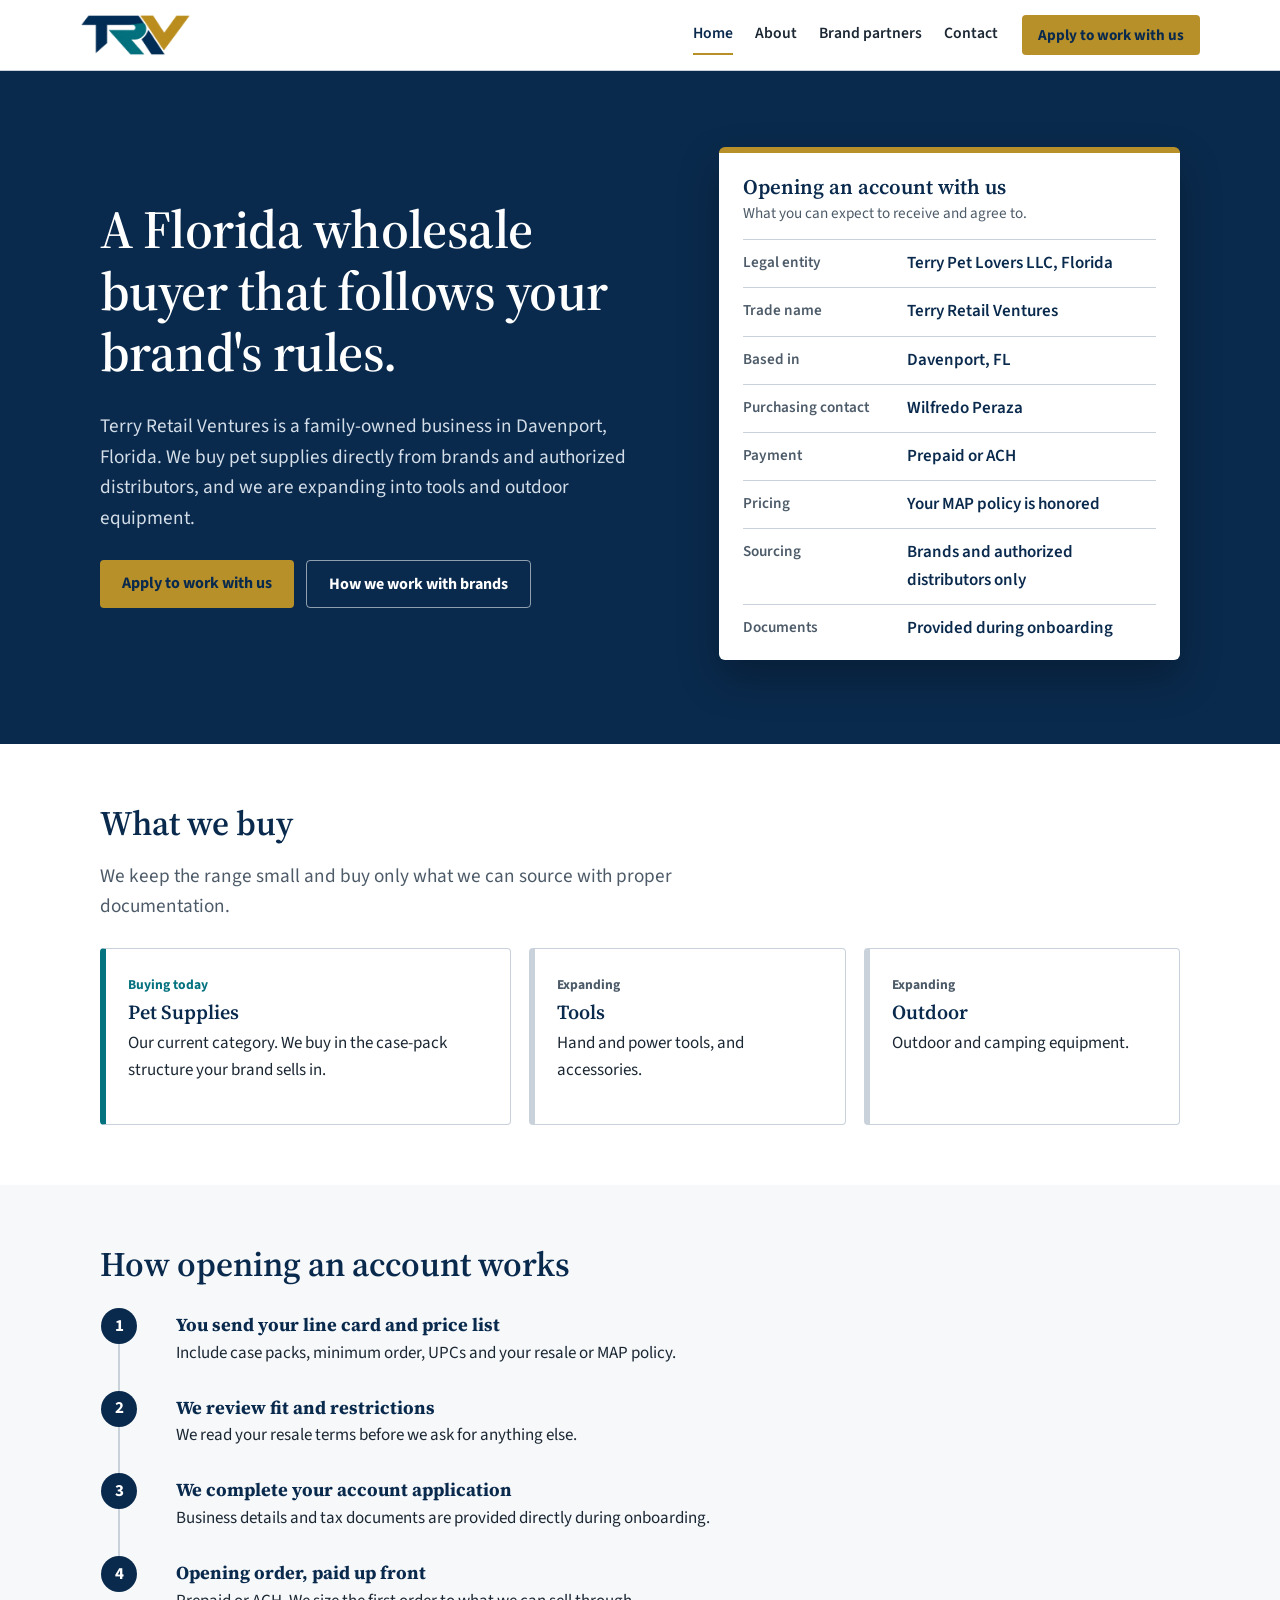
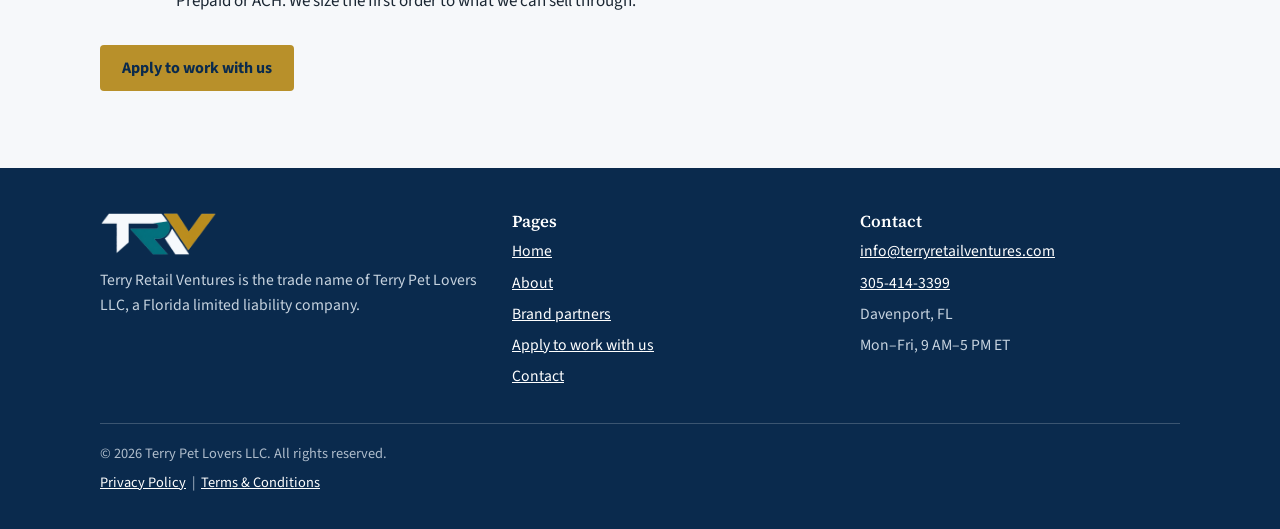
<file: terry-retail-ventures-website_1/index.html>
<!doctype html>
<html lang="en">
<head>
<meta charset="utf-8">
<meta name="viewport" content="width=device-width, initial-scale=1">
<title>Terry Retail Ventures | Authorized wholesale buyer in Florida</title>
<meta name="description" content="Terry Retail Ventures (Terry Pet Lovers LLC) is a family-owned wholesale buyer in Davenport, Florida. We buy pet supplies from brands and authorized distributors.">
<meta name="theme-color" content="#0A2A4D">
<meta property="og:title" content="Terry Retail Ventures | Authorized wholesale buyer in Florida">
<meta property="og:description" content="Terry Retail Ventures (Terry Pet Lovers LLC) is a family-owned wholesale buyer in Davenport, Florida. We buy pet supplies from brands and authorized distributors.">
<meta property="og:image" content="https://terryretailventures.com/assets/images/og-2026.jpg">
<meta property="og:type" content="website">
<link rel="icon" href="assets/images/favicon.ico" sizes="any">
<link rel="icon" type="image/png" sizes="32x32" href="assets/images/favicon-32.png">
<link rel="apple-touch-icon" href="assets/images/favicon-180.png">
<link rel="preconnect" href="https://fonts.googleapis.com">
<link rel="preconnect" href="https://fonts.gstatic.com" crossorigin>
<link href="https://fonts.googleapis.com/css2?family=Source+Sans+3:wght@400;600;700&family=Source+Serif+4:wght@600&display=swap" rel="stylesheet">
<link rel="stylesheet" href="assets/css/trv-2026.css">
</head>
<body>
<a class="skip" href="#main">Skip to content</a>
<header class="site-head"><div class="wrap head-row">
<a class="brand" href="index.html" aria-label="Terry Retail Ventures, home"><img src="assets/images/trv-logo-2026.png" alt="Terry Retail Ventures" width="116" height="42"></a>
<nav class="nav" aria-label="Main"><a href="index.html" aria-current="page">Home</a><a href="about.html">About</a><a href="brand-partners.html">Brand partners</a><a href="contact.html">Contact</a></nav>
<a class="btn small" href="apply.html">Apply to work with us</a>
</div></header>
<main id="main">

<div class="hero"><div class="wrap hero-grid">
<div>
<h1>A Florida wholesale buyer that follows your brand's rules.</h1>
<p class="lead" style="color:#D3DDE8">Terry Retail Ventures is a family-owned business in Davenport, Florida. We buy pet supplies directly from brands and authorized distributors, and we are expanding into tools and outdoor equipment.</p>
<div class="hero-actions"><a class="btn" href="apply.html">Apply to work with us</a><a class="btn ghost" href="brand-partners.html">How we work with brands</a></div>
</div>
<div class="file" role="group" aria-labelledby="file-h">
<h2 id="file-h">Opening an account with us</h2>
<p class="sub">What you can expect to receive and agree to.</p>
<dl>
<div class="row"><dt>Legal entity</dt><dd>Terry Pet Lovers LLC, Florida</dd></div>
<div class="row"><dt>Trade name</dt><dd>Terry Retail Ventures</dd></div>
<div class="row"><dt>Based in</dt><dd>Davenport, FL</dd></div>
<div class="row"><dt>Purchasing contact</dt><dd>Wilfredo Peraza</dd></div>
<div class="row"><dt>Payment</dt><dd>Prepaid or ACH</dd></div>
<div class="row"><dt>Pricing</dt><dd>Your MAP policy is honored</dd></div>
<div class="row"><dt>Sourcing</dt><dd>Brands and authorized distributors only</dd></div>
<div class="row"><dt>Documents</dt><dd>Provided during onboarding</dd></div>
</dl>
</div>
</div></div>

<section><div class="wrap">
<h2>What we buy</h2>
<p class="lead">We keep the range small and buy only what we can source with proper documentation.</p>
<div class="cats">
<div class="cat now"><span class="tag">Buying today</span><h3>Pet Supplies</h3><p>Our current category. We buy in the case-pack structure your brand sells in.</p></div>
<div class="cat soon"><span class="tag soon">Expanding</span><h3>Tools</h3><p>Hand and power tools, and accessories.</p></div>
<div class="cat soon"><span class="tag soon">Expanding</span><h3>Outdoor</h3><p>Outdoor and camping equipment.</p></div>
</div></div></section>

<section class="tint"><div class="wrap">
<h2>How opening an account works</h2>
<ol class="steps">
<li><strong>You send your line card and price list</strong>Include case packs, minimum order, UPCs and your resale or MAP policy.</li>
<li><strong>We review fit and restrictions</strong>We read your resale terms before we ask for anything else.</li>
<li><strong>We complete your account application</strong>Business details and tax documents are provided directly during onboarding.</li>
<li><strong>Opening order, paid up front</strong>Prepaid or ACH. We size the first order to what we can sell through.</li>
</ol>
<p style="margin-top:30px"><a class="btn" href="apply.html">Apply to work with us</a></p>
</div></section>
</main>
<footer class="site-foot"><div class="wrap">
<div class="foot-grid">
<div><img src="assets/images/trv-logo-reversed-2026.png" alt="Terry Retail Ventures" width="116" height="44">
<p>Terry Retail Ventures is the trade name of Terry Pet Lovers LLC, a Florida limited liability company.</p></div>
<div><h3>Pages</h3><ul>
<li><a href="index.html">Home</a></li><li><a href="about.html">About</a></li><li><a href="brand-partners.html">Brand partners</a></li><li><a href="apply.html">Apply to work with us</a></li><li><a href="contact.html">Contact</a></li></ul></div>
<div><h3>Contact</h3><ul>
<li><a href="mailto:info@terryretailventures.com">info@terryretailventures.com</a></li>
<li><a href="tel:+13054143399">305-414-3399</a></li>
<li>Davenport, FL</li>
<li>Mon–Fri, 9 AM–5 PM ET</li></ul></div>
</div>
<div class="legal"><p>&copy; 2026 Terry Pet Lovers LLC. All rights reserved.</p>
<p><a href="privacy-policy.html">Privacy Policy</a> &nbsp;|&nbsp; <a href="terms-and-conditions.html">Terms &amp; Conditions</a></p></div>
</div></footer>
</body></html>
</file>
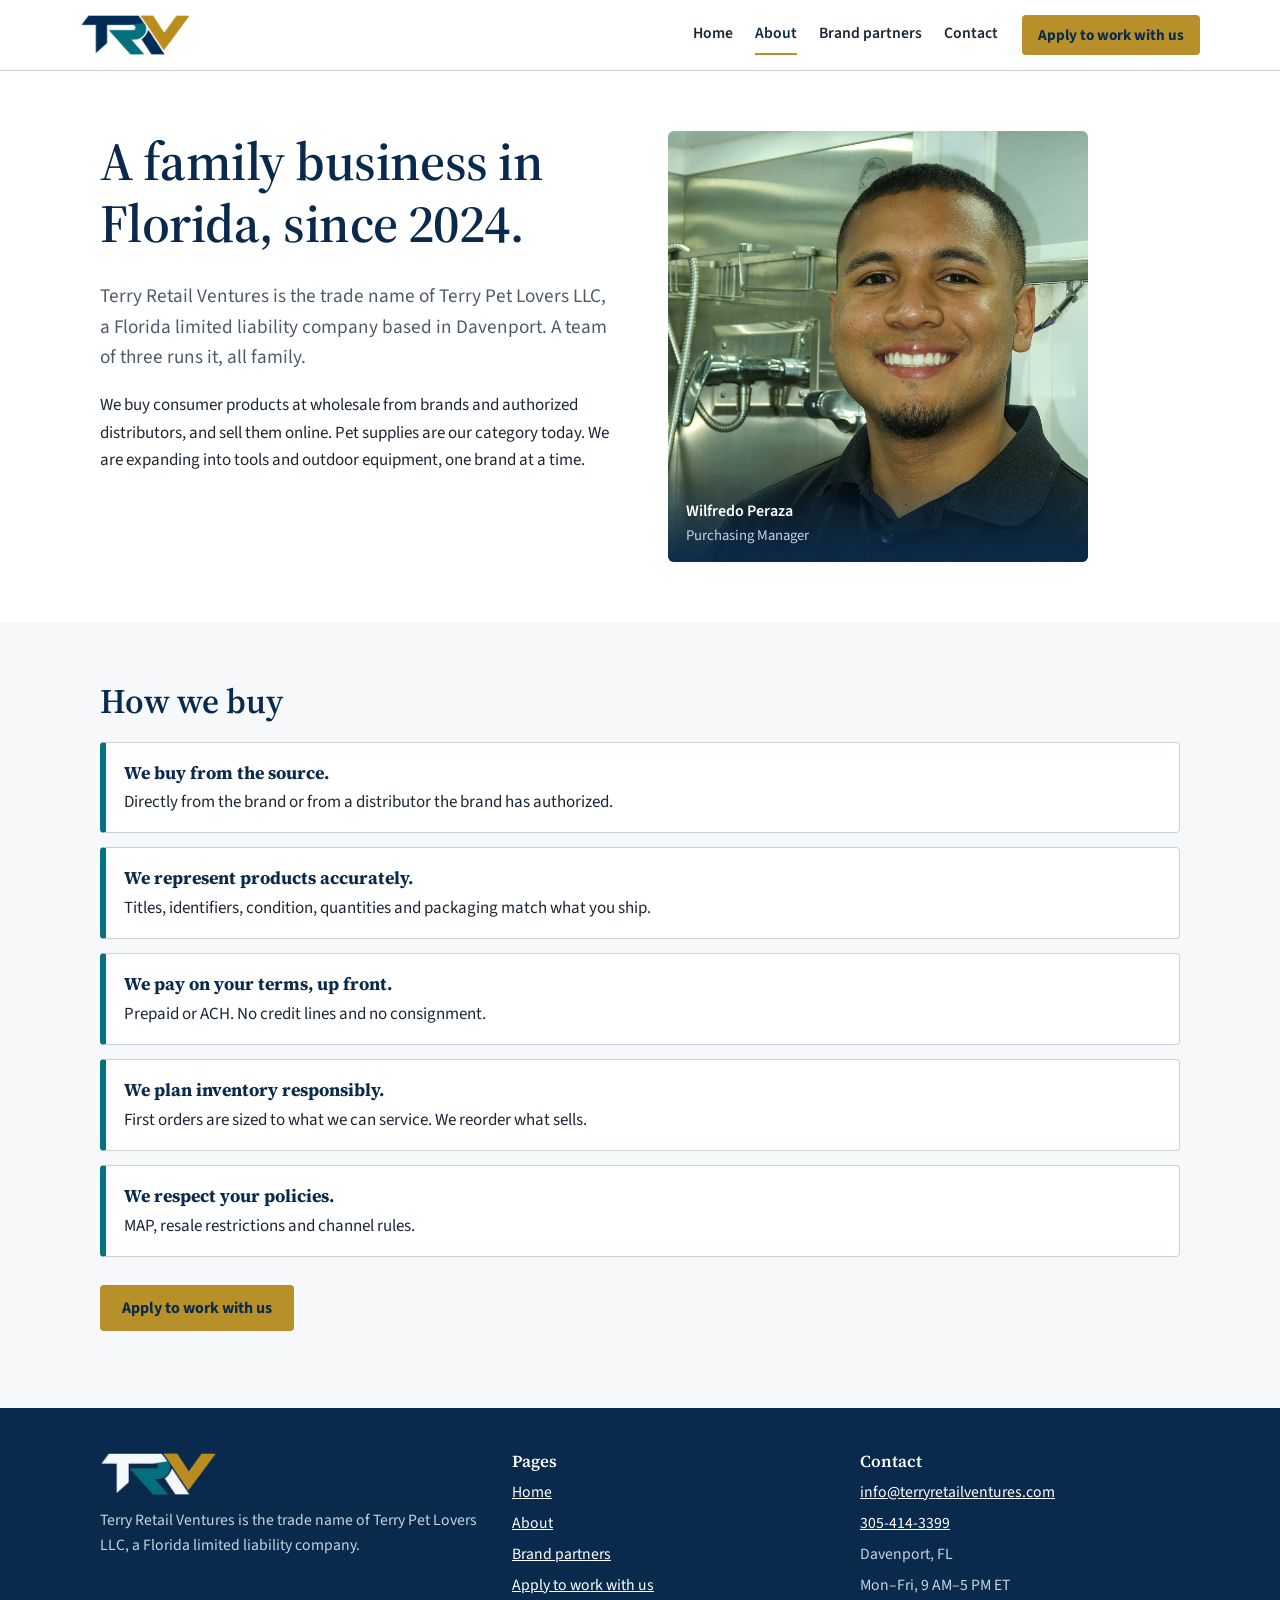
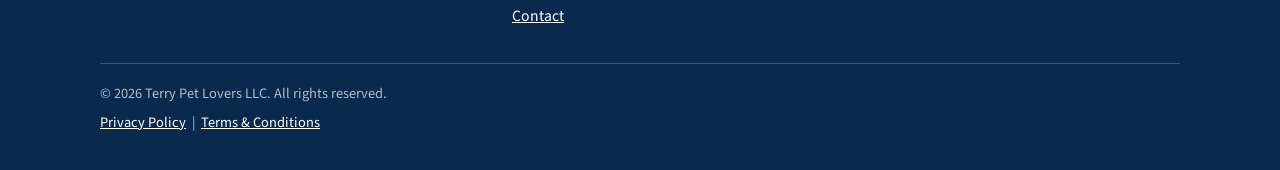
<file: terry-retail-ventures-website_1/about.html>
<!doctype html>
<html lang="en">
<head>
<meta charset="utf-8">
<meta name="viewport" content="width=device-width, initial-scale=1">
<title>About | Terry Retail Ventures</title>
<meta name="description" content="A family business in Davenport, Florida, operating since 2024 as Terry Pet Lovers LLC (dba Terry Retail Ventures).">
<meta name="theme-color" content="#0A2A4D">
<meta property="og:title" content="About | Terry Retail Ventures">
<meta property="og:description" content="A family business in Davenport, Florida, operating since 2024 as Terry Pet Lovers LLC (dba Terry Retail Ventures).">
<meta property="og:image" content="https://terryretailventures.com/assets/images/og-2026.jpg">
<meta property="og:type" content="website">
<link rel="icon" href="assets/images/favicon.ico" sizes="any">
<link rel="icon" type="image/png" sizes="32x32" href="assets/images/favicon-32.png">
<link rel="apple-touch-icon" href="assets/images/favicon-180.png">
<link rel="preconnect" href="https://fonts.googleapis.com">
<link rel="preconnect" href="https://fonts.gstatic.com" crossorigin>
<link href="https://fonts.googleapis.com/css2?family=Source+Sans+3:wght@400;600;700&family=Source+Serif+4:wght@600&display=swap" rel="stylesheet">
<link rel="stylesheet" href="assets/css/trv-2026.css">
</head>
<body>
<a class="skip" href="#main">Skip to content</a>
<header class="site-head"><div class="wrap head-row">
<a class="brand" href="index.html" aria-label="Terry Retail Ventures, home"><img src="assets/images/trv-logo-2026.png" alt="Terry Retail Ventures" width="116" height="42"></a>
<nav class="nav" aria-label="Main"><a href="index.html">Home</a><a href="about.html" aria-current="page">About</a><a href="brand-partners.html">Brand partners</a><a href="contact.html">Contact</a></nav>
<a class="btn small" href="apply.html">Apply to work with us</a>
</div></header>
<main id="main">

<section><div class="wrap two">
<div>
<h1>A family business in Florida, since 2024.</h1>
<p class="lead">Terry Retail Ventures is the trade name of Terry Pet Lovers LLC, a Florida limited liability company based in Davenport. A team of three runs it, all family.</p>
<p>We buy consumer products at wholesale from brands and authorized distributors, and sell them online. Pet supplies are our category today. We are expanding into tools and outdoor equipment, one brand at a time.</p>
</div>
<figure class="portrait" style="margin:0">
<img src="assets/images/wilfredo-2026.jpg" alt="Wilfredo Peraza smiling" width="800" height="821" loading="lazy">
<figcaption>Wilfredo Peraza<span>Purchasing Manager</span></figcaption>
</figure>
</div></section>

<section class="tint"><div class="wrap">
<h2>How we buy</h2>
<ul class="rules">
<li><strong>We buy from the source.</strong>Directly from the brand or from a distributor the brand has authorized.</li>
<li><strong>We represent products accurately.</strong>Titles, identifiers, condition, quantities and packaging match what you ship.</li>
<li><strong>We pay on your terms, up front.</strong>Prepaid or ACH. No credit lines and no consignment.</li>
<li><strong>We plan inventory responsibly.</strong>First orders are sized to what we can service. We reorder what sells.</li>
<li><strong>We respect your policies.</strong>MAP, resale restrictions and channel rules.</li>
</ul>
<p style="margin-top:28px"><a class="btn" href="apply.html">Apply to work with us</a></p>
</div></section>
</main>
<footer class="site-foot"><div class="wrap">
<div class="foot-grid">
<div><img src="assets/images/trv-logo-reversed-2026.png" alt="Terry Retail Ventures" width="116" height="44">
<p>Terry Retail Ventures is the trade name of Terry Pet Lovers LLC, a Florida limited liability company.</p></div>
<div><h3>Pages</h3><ul>
<li><a href="index.html">Home</a></li><li><a href="about.html">About</a></li><li><a href="brand-partners.html">Brand partners</a></li><li><a href="apply.html">Apply to work with us</a></li><li><a href="contact.html">Contact</a></li></ul></div>
<div><h3>Contact</h3><ul>
<li><a href="mailto:info@terryretailventures.com">info@terryretailventures.com</a></li>
<li><a href="tel:+13054143399">305-414-3399</a></li>
<li>Davenport, FL</li>
<li>Mon–Fri, 9 AM–5 PM ET</li></ul></div>
</div>
<div class="legal"><p>&copy; 2026 Terry Pet Lovers LLC. All rights reserved.</p>
<p><a href="privacy-policy.html">Privacy Policy</a> &nbsp;|&nbsp; <a href="terms-and-conditions.html">Terms &amp; Conditions</a></p></div>
</div></footer>
</body></html>
</file>
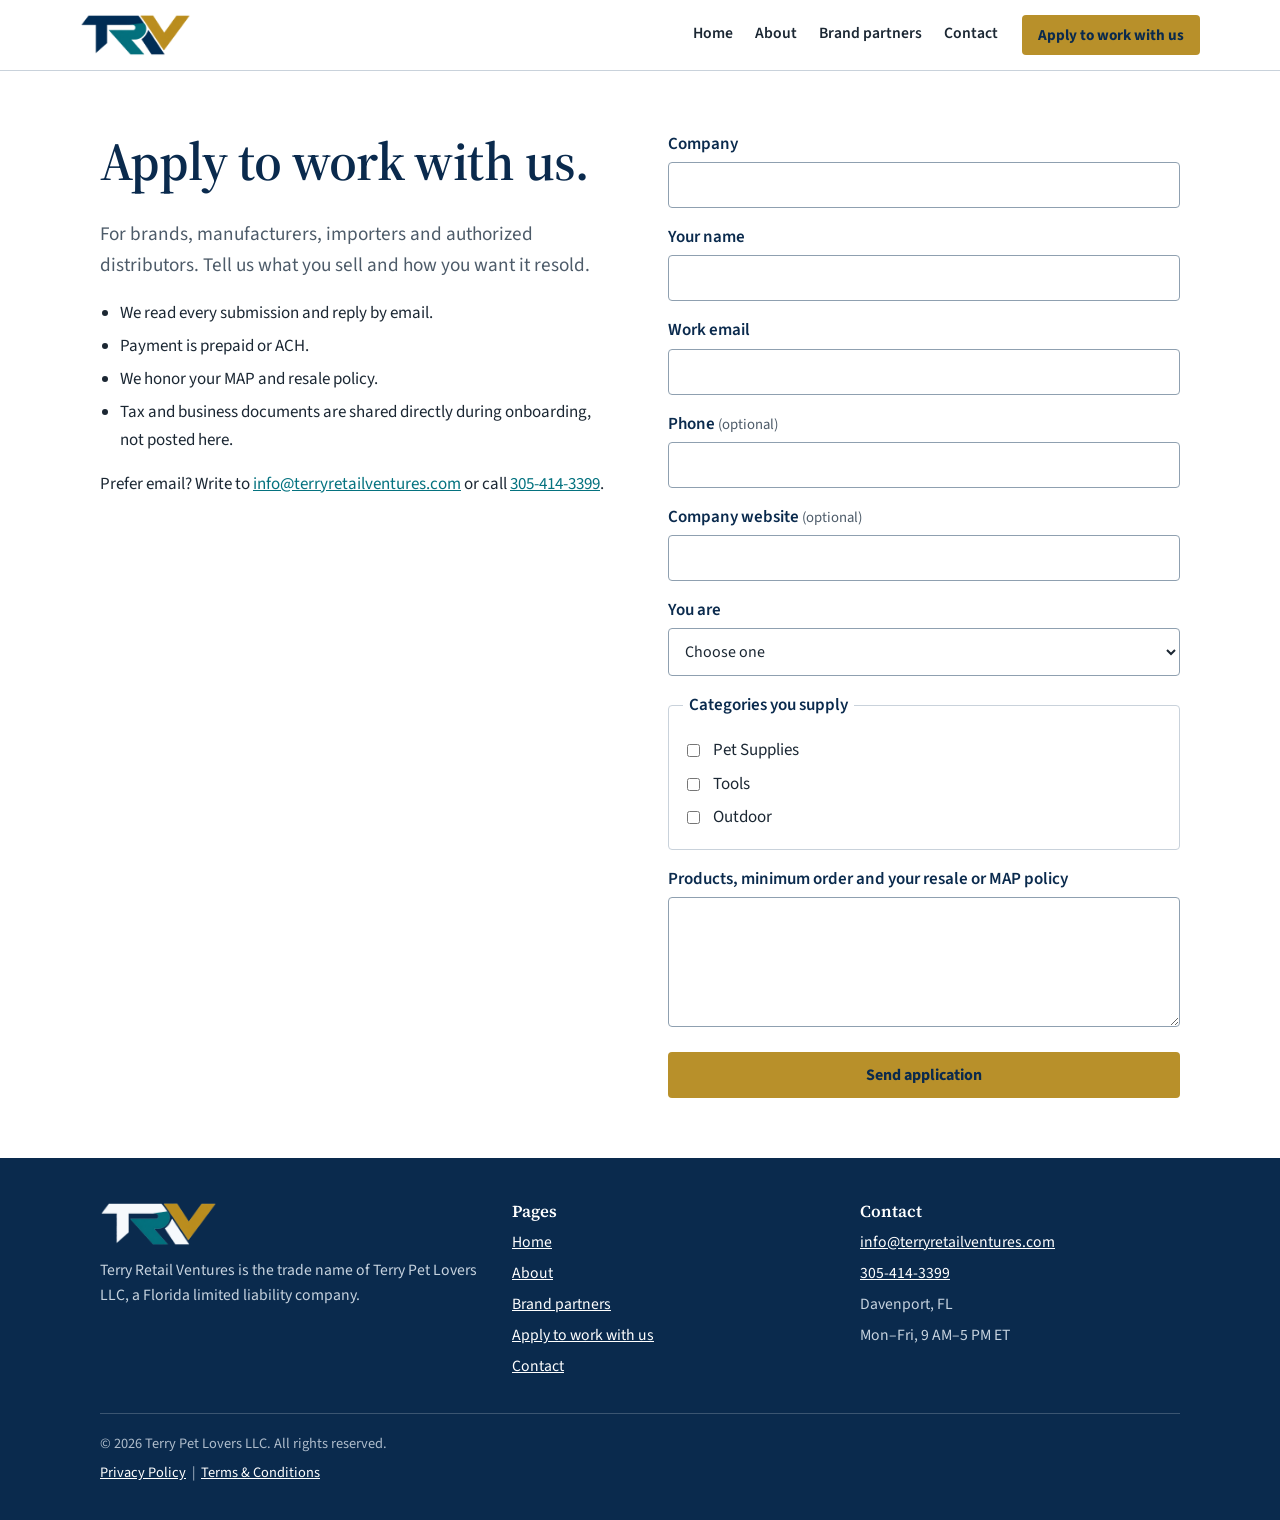
<file: terry-retail-ventures-website_1/apply.html>
<!doctype html>
<html lang="en">
<head>
<meta charset="utf-8">
<meta name="viewport" content="width=device-width, initial-scale=1">
<title>Apply to work with us | Terry Retail Ventures</title>
<meta name="description" content="Brands, manufacturers and authorized distributors: start a wholesale account application with Terry Retail Ventures.">
<meta name="theme-color" content="#0A2A4D">
<meta property="og:title" content="Apply to work with us | Terry Retail Ventures">
<meta property="og:description" content="Brands, manufacturers and authorized distributors: start a wholesale account application with Terry Retail Ventures.">
<meta property="og:image" content="https://terryretailventures.com/assets/images/og-2026.jpg">
<meta property="og:type" content="website">
<link rel="icon" href="assets/images/favicon.ico" sizes="any">
<link rel="icon" type="image/png" sizes="32x32" href="assets/images/favicon-32.png">
<link rel="apple-touch-icon" href="assets/images/favicon-180.png">
<link rel="preconnect" href="https://fonts.googleapis.com">
<link rel="preconnect" href="https://fonts.gstatic.com" crossorigin>
<link href="https://fonts.googleapis.com/css2?family=Source+Sans+3:wght@400;600;700&family=Source+Serif+4:wght@600&display=swap" rel="stylesheet">
<link rel="stylesheet" href="assets/css/trv-2026.css">
</head>
<body>
<a class="skip" href="#main">Skip to content</a>
<header class="site-head"><div class="wrap head-row">
<a class="brand" href="index.html" aria-label="Terry Retail Ventures, home"><img src="assets/images/trv-logo-2026.png" alt="Terry Retail Ventures" width="116" height="42"></a>
<nav class="nav" aria-label="Main"><a href="index.html">Home</a><a href="about.html">About</a><a href="brand-partners.html">Brand partners</a><a href="contact.html">Contact</a></nav>
<a class="btn small" href="apply.html">Apply to work with us</a>
</div></header>
<main id="main">

<section><div class="wrap two">
<div>
<h1>Apply to work with us.</h1>
<p class="lead">For brands, manufacturers, importers and authorized distributors. Tell us what you sell and how you want it resold.</p>
<ul class="checks">
<li>We read every submission and reply by email.</li>
<li>Payment is prepaid or ACH.</li>
<li>We honor your MAP and resale policy.</li>
<li>Tax and business documents are shared directly during onboarding, not posted here.</li>
</ul>
<p>Prefer email? Write to <a href="mailto:info@terryretailventures.com">info@terryretailventures.com</a> or call <a href="tel:+13054143399">305-414-3399</a>.</p>
</div>
<div>
<form data-web3 method="post" action="https://api.web3forms.com/submit">
<input type="hidden" name="access_key" value="0647ffcd-a1e6-4cc9-9564-b6aa4c83f3f9">
<input type="hidden" name="subject" value="Brand / vendor application from terryretailventures.com">
<input type="hidden" name="from_name" value="terryretailventures.com">
<div class="hp" aria-hidden="true"><input type="text" name="botcheck" tabindex="-1" autocomplete="off"></div>
<div><label for="c">Company</label><input id="c" name="company" required autocomplete="organization"></div>
<div><label for="n">Your name</label><input id="n" name="name" required autocomplete="name"></div>
<div><label for="e">Work email</label><input id="e" name="email" type="email" required autocomplete="email"></div>
<div><label for="p">Phone <span class="hint">(optional)</span></label><input id="p" name="phone" type="tel" autocomplete="tel"></div>
<div><label for="w">Company website <span class="hint">(optional)</span></label><input id="w" name="website" autocomplete="url"></div>
<div><label for="r">You are</label>
<select id="r" name="role" required><option value="">Choose one</option><option>Manufacturer or brand owner</option><option>Authorized distributor</option><option>Importer</option><option>Wholesale supplier</option><option>Brand representative</option><option>Other</option></select></div>
<fieldset><legend>Categories you supply</legend>
<label><input type="checkbox" name="categories" value="Pet Supplies"> Pet Supplies</label>
<label><input type="checkbox" name="categories" value="Tools"> Tools</label>
<label><input type="checkbox" name="categories" value="Outdoor"> Outdoor</label>
</fieldset>
<div><label for="t">Products, minimum order and your resale or MAP policy</label><textarea id="t" name="details" required></textarea></div>
<div class="form-msg" role="status" aria-live="polite"></div>
<button class="btn" type="submit">Send application</button>
</form>
</div>
</div></section>
</main>
<footer class="site-foot"><div class="wrap">
<div class="foot-grid">
<div><img src="assets/images/trv-logo-reversed-2026.png" alt="Terry Retail Ventures" width="116" height="44">
<p>Terry Retail Ventures is the trade name of Terry Pet Lovers LLC, a Florida limited liability company.</p></div>
<div><h3>Pages</h3><ul>
<li><a href="index.html">Home</a></li><li><a href="about.html">About</a></li><li><a href="brand-partners.html">Brand partners</a></li><li><a href="apply.html">Apply to work with us</a></li><li><a href="contact.html">Contact</a></li></ul></div>
<div><h3>Contact</h3><ul>
<li><a href="mailto:info@terryretailventures.com">info@terryretailventures.com</a></li>
<li><a href="tel:+13054143399">305-414-3399</a></li>
<li>Davenport, FL</li>
<li>Mon–Fri, 9 AM–5 PM ET</li></ul></div>
</div>
<div class="legal"><p>&copy; 2026 Terry Pet Lovers LLC. All rights reserved.</p>
<p><a href="privacy-policy.html">Privacy Policy</a> &nbsp;|&nbsp; <a href="terms-and-conditions.html">Terms &amp; Conditions</a></p></div>
</div></footer>
</body></html>
<script>
document.querySelectorAll('form[data-web3]').forEach(function(f){
  f.addEventListener('submit',function(e){
    e.preventDefault();
    var m=f.querySelector('.form-msg'),b=f.querySelector('button[type=submit]');
    m.className='form-msg';m.textContent='';
    if(f.querySelector('.hp input').value){return;}
    b.disabled=true;var t=b.textContent;b.textContent='Sending…';
    fetch('https://api.web3forms.com/submit',{method:'POST',headers:{'Accept':'application/json'},body:new FormData(f)})
    .then(function(r){return r.json()})
    .then(function(j){
      if(j.success){m.className='form-msg ok';m.textContent='Sent. We read every message and reply by email.';f.reset();}
      else{throw new Error()}
    })
    .catch(function(){m.className='form-msg err';m.textContent='The message did not send. Email us directly at info@terryretailventures.com or call 305-414-3399.';})
    .finally(function(){b.disabled=false;b.textContent=t;});
  });
});
</script>
</file>
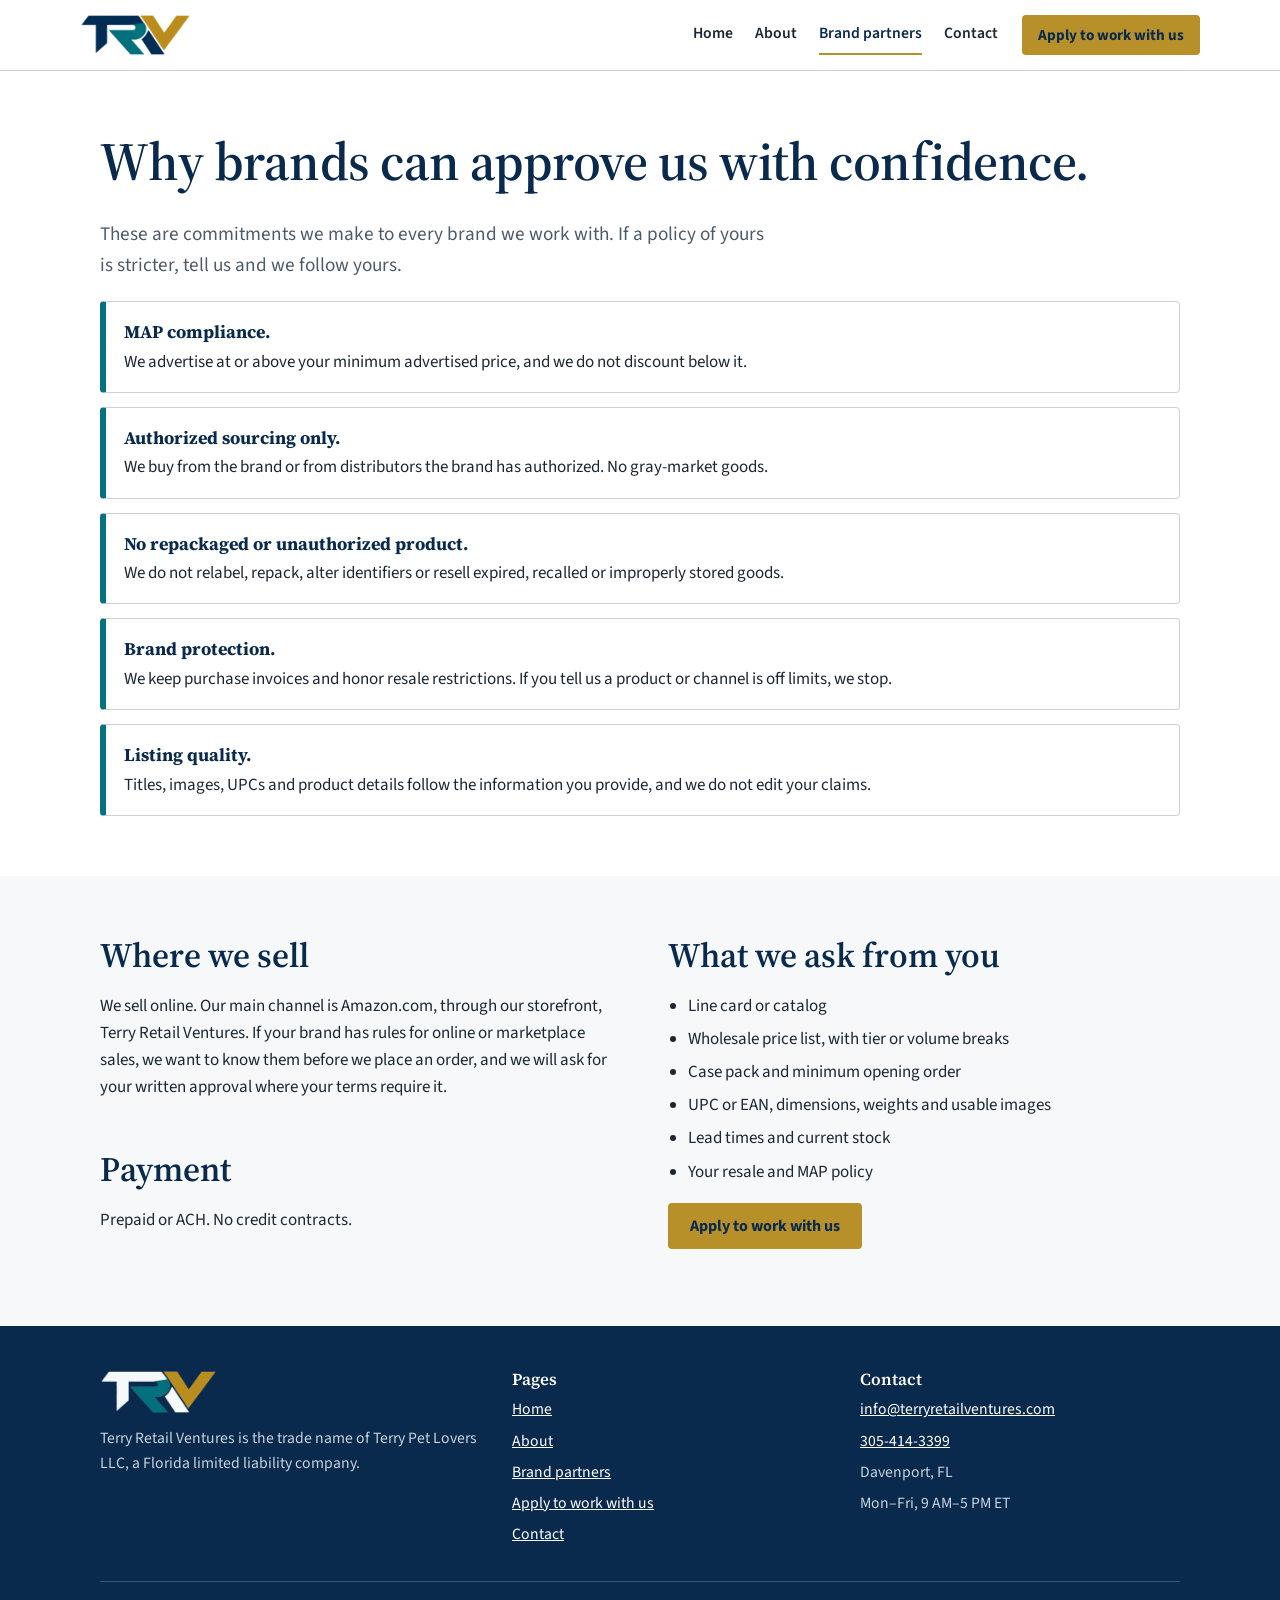
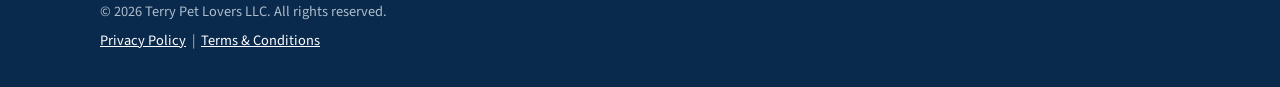
<file: terry-retail-ventures-website_1/brand-partners.html>
<!doctype html>
<html lang="en">
<head>
<meta charset="utf-8">
<meta name="viewport" content="width=device-width, initial-scale=1">
<title>Brand partners | Terry Retail Ventures</title>
<meta name="description" content="How Terry Retail Ventures works with brands: MAP compliance, authorized sourcing only, brand protection and listing quality.">
<meta name="theme-color" content="#0A2A4D">
<meta property="og:title" content="Brand partners | Terry Retail Ventures">
<meta property="og:description" content="How Terry Retail Ventures works with brands: MAP compliance, authorized sourcing only, brand protection and listing quality.">
<meta property="og:image" content="https://terryretailventures.com/assets/images/og-2026.jpg">
<meta property="og:type" content="website">
<link rel="icon" href="assets/images/favicon.ico" sizes="any">
<link rel="icon" type="image/png" sizes="32x32" href="assets/images/favicon-32.png">
<link rel="apple-touch-icon" href="assets/images/favicon-180.png">
<link rel="preconnect" href="https://fonts.googleapis.com">
<link rel="preconnect" href="https://fonts.gstatic.com" crossorigin>
<link href="https://fonts.googleapis.com/css2?family=Source+Sans+3:wght@400;600;700&family=Source+Serif+4:wght@600&display=swap" rel="stylesheet">
<link rel="stylesheet" href="assets/css/trv-2026.css">
</head>
<body>
<a class="skip" href="#main">Skip to content</a>
<header class="site-head"><div class="wrap head-row">
<a class="brand" href="index.html" aria-label="Terry Retail Ventures, home"><img src="assets/images/trv-logo-2026.png" alt="Terry Retail Ventures" width="116" height="42"></a>
<nav class="nav" aria-label="Main"><a href="index.html">Home</a><a href="about.html">About</a><a href="brand-partners.html" aria-current="page">Brand partners</a><a href="contact.html">Contact</a></nav>
<a class="btn small" href="apply.html">Apply to work with us</a>
</div></header>
<main id="main">

<section><div class="wrap">
<h1>Why brands can approve us with confidence.</h1>
<p class="lead">These are commitments we make to every brand we work with. If a policy of yours is stricter, tell us and we follow yours.</p>
<ul class="rules">
<li><strong>MAP compliance.</strong>We advertise at or above your minimum advertised price, and we do not discount below it.</li>
<li><strong>Authorized sourcing only.</strong>We buy from the brand or from distributors the brand has authorized. No gray-market goods.</li>
<li><strong>No repackaged or unauthorized product.</strong>We do not relabel, repack, alter identifiers or resell expired, recalled or improperly stored goods.</li>
<li><strong>Brand protection.</strong>We keep purchase invoices and honor resale restrictions. If you tell us a product or channel is off limits, we stop.</li>
<li><strong>Listing quality.</strong>Titles, images, UPCs and product details follow the information you provide, and we do not edit your claims.</li>
</ul>
</div></section>

<section class="tint"><div class="wrap two">
<div>
<h2>Where we sell</h2>
<p>We sell online. Our main channel is Amazon.com, through our storefront, Terry Retail Ventures. If your brand has rules for online or marketplace sales, we want to know them before we place an order, and we will ask for your written approval where your terms require it.</p>
<h2 style="margin-top:1.4em">Payment</h2>
<p>Prepaid or ACH. No credit contracts.</p>
</div>
<div>
<h2>What we ask from you</h2>
<ul class="checks">
<li>Line card or catalog</li>
<li>Wholesale price list, with tier or volume breaks</li>
<li>Case pack and minimum opening order</li>
<li>UPC or EAN, dimensions, weights and usable images</li>
<li>Lead times and current stock</li>
<li>Your resale and MAP policy</li>
</ul>
<p><a class="btn" href="apply.html">Apply to work with us</a></p>
</div>
</div></section>
</main>
<footer class="site-foot"><div class="wrap">
<div class="foot-grid">
<div><img src="assets/images/trv-logo-reversed-2026.png" alt="Terry Retail Ventures" width="116" height="44">
<p>Terry Retail Ventures is the trade name of Terry Pet Lovers LLC, a Florida limited liability company.</p></div>
<div><h3>Pages</h3><ul>
<li><a href="index.html">Home</a></li><li><a href="about.html">About</a></li><li><a href="brand-partners.html">Brand partners</a></li><li><a href="apply.html">Apply to work with us</a></li><li><a href="contact.html">Contact</a></li></ul></div>
<div><h3>Contact</h3><ul>
<li><a href="mailto:info@terryretailventures.com">info@terryretailventures.com</a></li>
<li><a href="tel:+13054143399">305-414-3399</a></li>
<li>Davenport, FL</li>
<li>Mon–Fri, 9 AM–5 PM ET</li></ul></div>
</div>
<div class="legal"><p>&copy; 2026 Terry Pet Lovers LLC. All rights reserved.</p>
<p><a href="privacy-policy.html">Privacy Policy</a> &nbsp;|&nbsp; <a href="terms-and-conditions.html">Terms &amp; Conditions</a></p></div>
</div></footer>
</body></html>
</file>
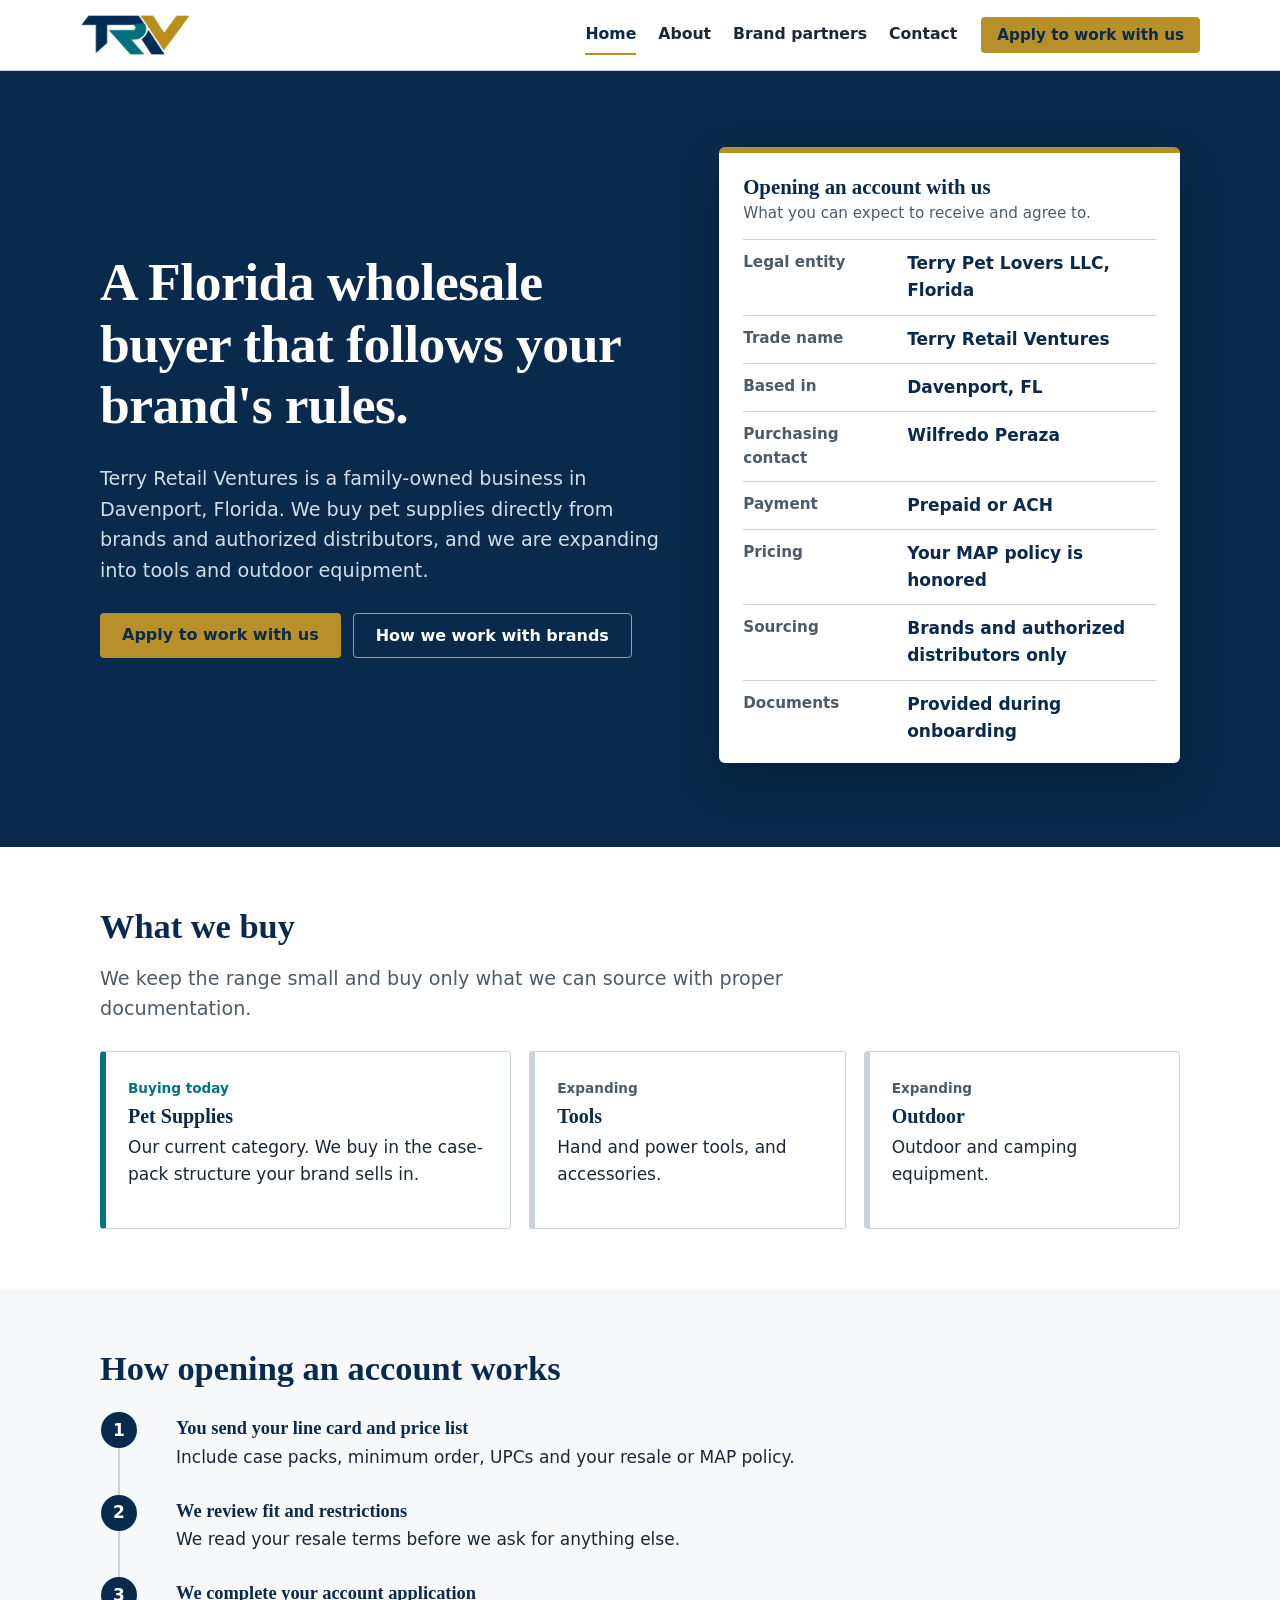
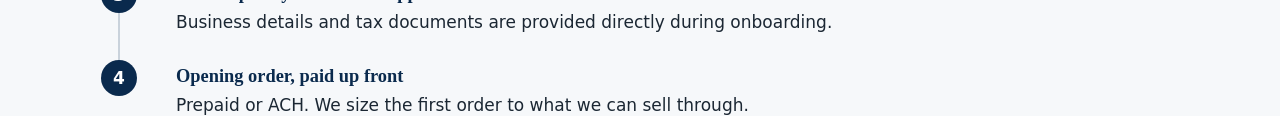
<file: terry-retail-ventures-website_1/categories.html>
<!doctype html><html lang="en"><head><meta charset="utf-8"><meta name="viewport" content="width=device-width, initial-scale=1"><meta name="robots" content="noindex"><meta http-equiv="refresh" content="0; url=index.html"><title>Moved | Terry Retail Ventures</title></head><body style="font-family:sans-serif;padding:24px"><p>This page moved. <a href="index.html">Go to Home</a>.</p></body></html>
</file>
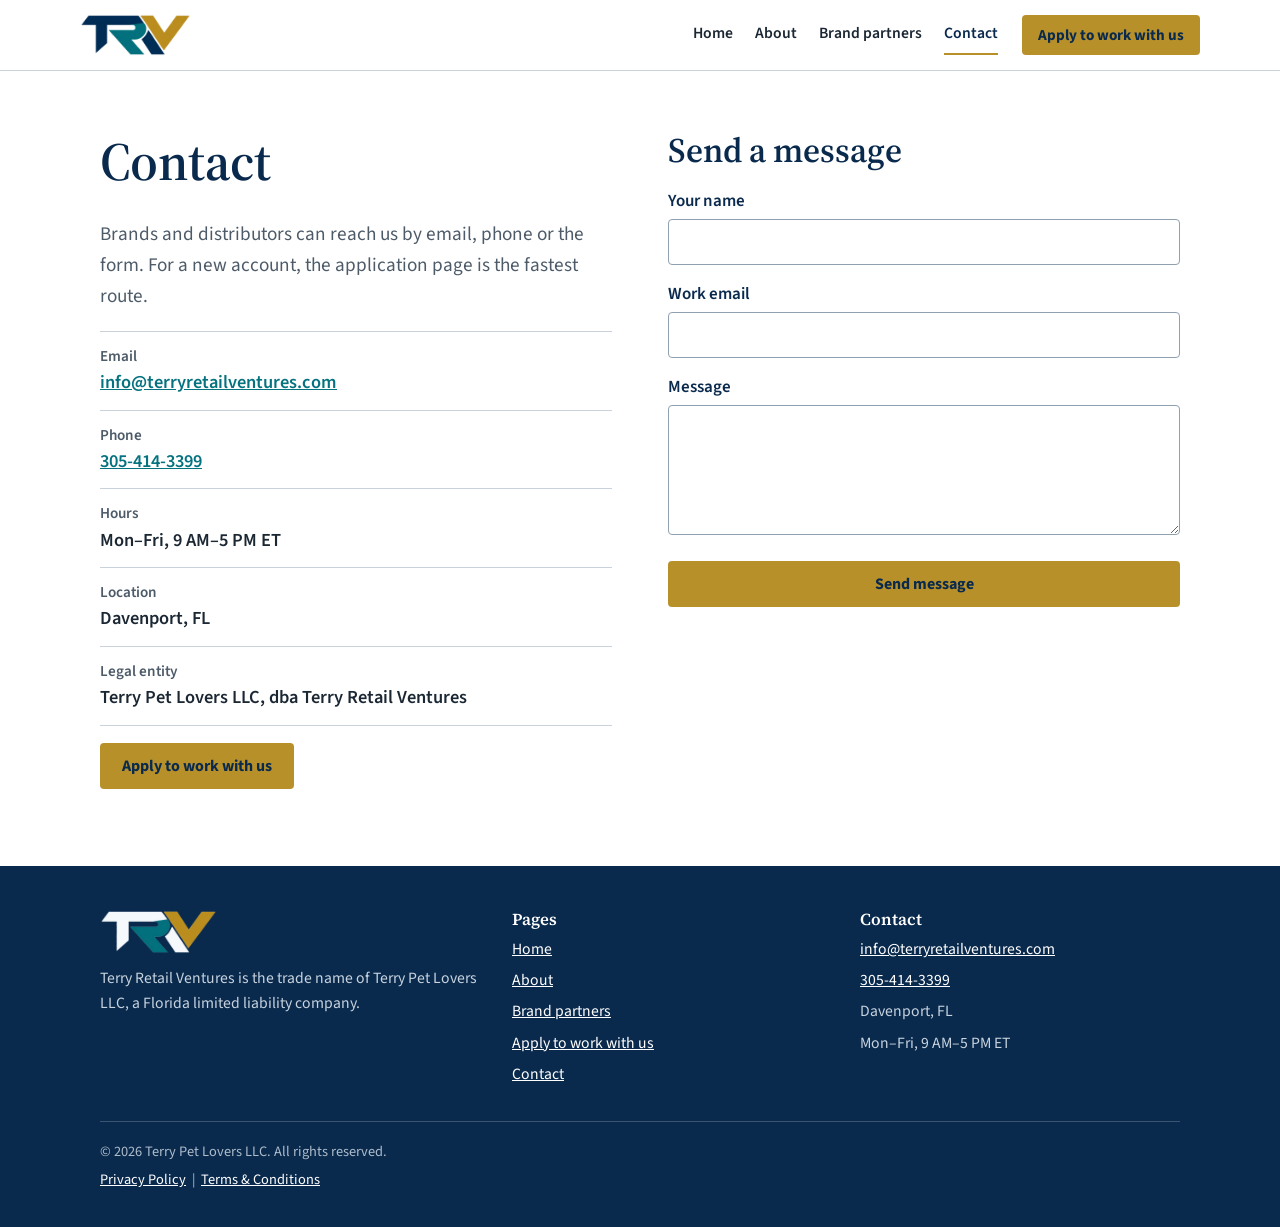
<file: terry-retail-ventures-website_1/contact.html>
<!doctype html>
<html lang="en">
<head>
<meta charset="utf-8">
<meta name="viewport" content="width=device-width, initial-scale=1">
<title>Contact | Terry Retail Ventures</title>
<meta name="description" content="Contact Terry Retail Ventures by email or phone. Davenport, Florida. Monday to Friday, 9 AM to 5 PM ET.">
<meta name="theme-color" content="#0A2A4D">
<meta property="og:title" content="Contact | Terry Retail Ventures">
<meta property="og:description" content="Contact Terry Retail Ventures by email or phone. Davenport, Florida. Monday to Friday, 9 AM to 5 PM ET.">
<meta property="og:image" content="https://terryretailventures.com/assets/images/og-2026.jpg">
<meta property="og:type" content="website">
<link rel="icon" href="assets/images/favicon.ico" sizes="any">
<link rel="icon" type="image/png" sizes="32x32" href="assets/images/favicon-32.png">
<link rel="apple-touch-icon" href="assets/images/favicon-180.png">
<link rel="preconnect" href="https://fonts.googleapis.com">
<link rel="preconnect" href="https://fonts.gstatic.com" crossorigin>
<link href="https://fonts.googleapis.com/css2?family=Source+Sans+3:wght@400;600;700&family=Source+Serif+4:wght@600&display=swap" rel="stylesheet">
<link rel="stylesheet" href="assets/css/trv-2026.css">
</head>
<body>
<a class="skip" href="#main">Skip to content</a>
<header class="site-head"><div class="wrap head-row">
<a class="brand" href="index.html" aria-label="Terry Retail Ventures, home"><img src="assets/images/trv-logo-2026.png" alt="Terry Retail Ventures" width="116" height="42"></a>
<nav class="nav" aria-label="Main"><a href="index.html">Home</a><a href="about.html">About</a><a href="brand-partners.html">Brand partners</a><a href="contact.html" aria-current="page">Contact</a></nav>
<a class="btn small" href="apply.html">Apply to work with us</a>
</div></header>
<main id="main">

<section><div class="wrap two">
<div>
<h1>Contact</h1>
<p class="lead">Brands and distributors can reach us by email, phone or the form. For a new account, the application page is the fastest route.</p>
<ul class="contact-list">
<li><b>Email</b><a href="mailto:info@terryretailventures.com">info@terryretailventures.com</a></li>
<li><b>Phone</b><a href="tel:+13054143399">305-414-3399</a></li>
<li><b>Hours</b><span>Mon–Fri, 9 AM–5 PM ET</span></li>
<li><b>Location</b><span>Davenport, FL</span></li>
<li><b>Legal entity</b><span>Terry Pet Lovers LLC, dba Terry Retail Ventures</span></li>
</ul>
<p><a class="btn" href="apply.html">Apply to work with us</a></p>
</div>
<div>
<h2>Send a message</h2>
<form data-web3 method="post" action="https://api.web3forms.com/submit">
<input type="hidden" name="access_key" value="0647ffcd-a1e6-4cc9-9564-b6aa4c83f3f9">
<input type="hidden" name="subject" value="New message from terryretailventures.com">
<input type="hidden" name="from_name" value="terryretailventures.com">
<div class="hp" aria-hidden="true"><input type="text" name="botcheck" tabindex="-1" autocomplete="off"></div>
<div><label for="n">Your name</label><input id="n" name="name" required autocomplete="name"></div>
<div><label for="e">Work email</label><input id="e" name="email" type="email" required autocomplete="email"></div>
<div><label for="m">Message</label><textarea id="m" name="message" required></textarea></div>
<div class="form-msg" role="status" aria-live="polite"></div>
<button class="btn" type="submit">Send message</button>
</form>
</div>
</div></section>
</main>
<footer class="site-foot"><div class="wrap">
<div class="foot-grid">
<div><img src="assets/images/trv-logo-reversed-2026.png" alt="Terry Retail Ventures" width="116" height="44">
<p>Terry Retail Ventures is the trade name of Terry Pet Lovers LLC, a Florida limited liability company.</p></div>
<div><h3>Pages</h3><ul>
<li><a href="index.html">Home</a></li><li><a href="about.html">About</a></li><li><a href="brand-partners.html">Brand partners</a></li><li><a href="apply.html">Apply to work with us</a></li><li><a href="contact.html">Contact</a></li></ul></div>
<div><h3>Contact</h3><ul>
<li><a href="mailto:info@terryretailventures.com">info@terryretailventures.com</a></li>
<li><a href="tel:+13054143399">305-414-3399</a></li>
<li>Davenport, FL</li>
<li>Mon–Fri, 9 AM–5 PM ET</li></ul></div>
</div>
<div class="legal"><p>&copy; 2026 Terry Pet Lovers LLC. All rights reserved.</p>
<p><a href="privacy-policy.html">Privacy Policy</a> &nbsp;|&nbsp; <a href="terms-and-conditions.html">Terms &amp; Conditions</a></p></div>
</div></footer>
</body></html>
<script>
document.querySelectorAll('form[data-web3]').forEach(function(f){
  f.addEventListener('submit',function(e){
    e.preventDefault();
    var m=f.querySelector('.form-msg'),b=f.querySelector('button[type=submit]');
    m.className='form-msg';m.textContent='';
    if(f.querySelector('.hp input').value){return;}
    b.disabled=true;var t=b.textContent;b.textContent='Sending…';
    fetch('https://api.web3forms.com/submit',{method:'POST',headers:{'Accept':'application/json'},body:new FormData(f)})
    .then(function(r){return r.json()})
    .then(function(j){
      if(j.success){m.className='form-msg ok';m.textContent='Sent. We read every message and reply by email.';f.reset();}
      else{throw new Error()}
    })
    .catch(function(){m.className='form-msg err';m.textContent='The message did not send. Email us directly at info@terryretailventures.com or call 305-414-3399.';})
    .finally(function(){b.disabled=false;b.textContent=t;});
  });
});
</script>
</file>
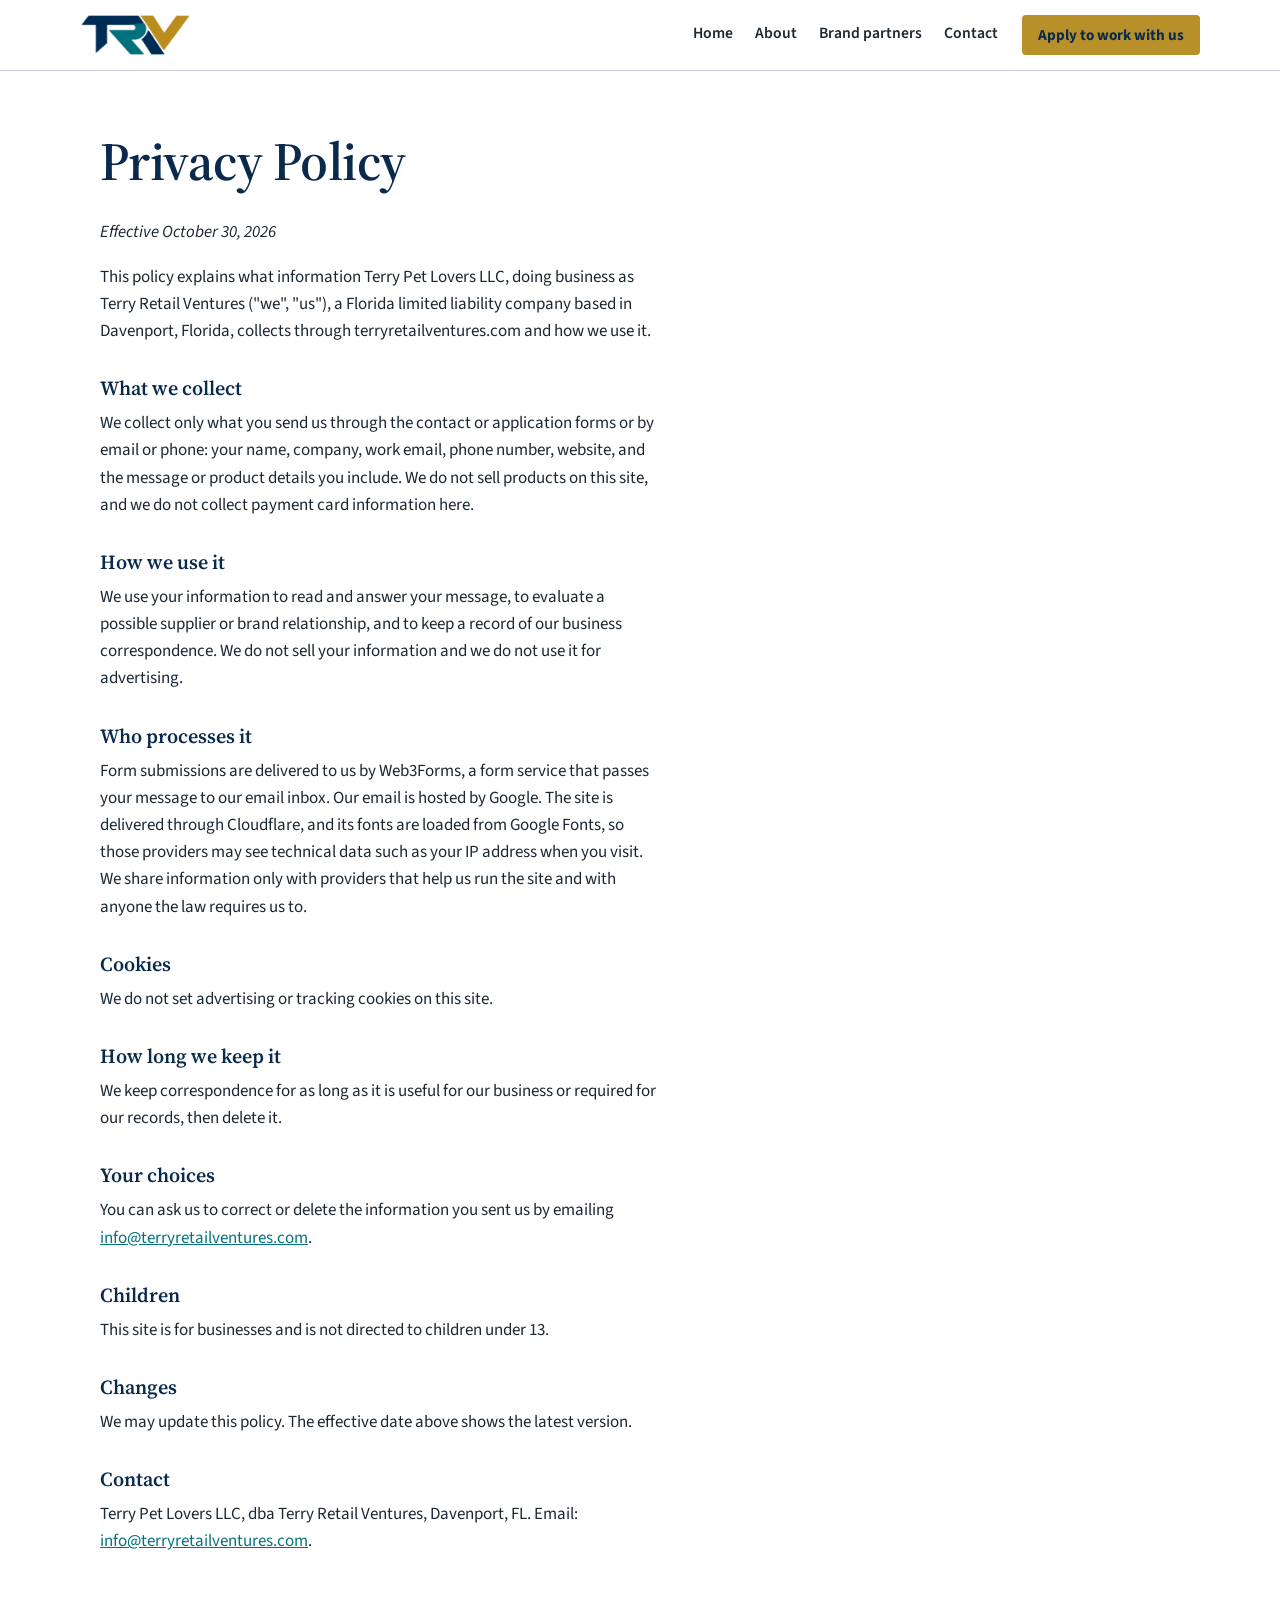
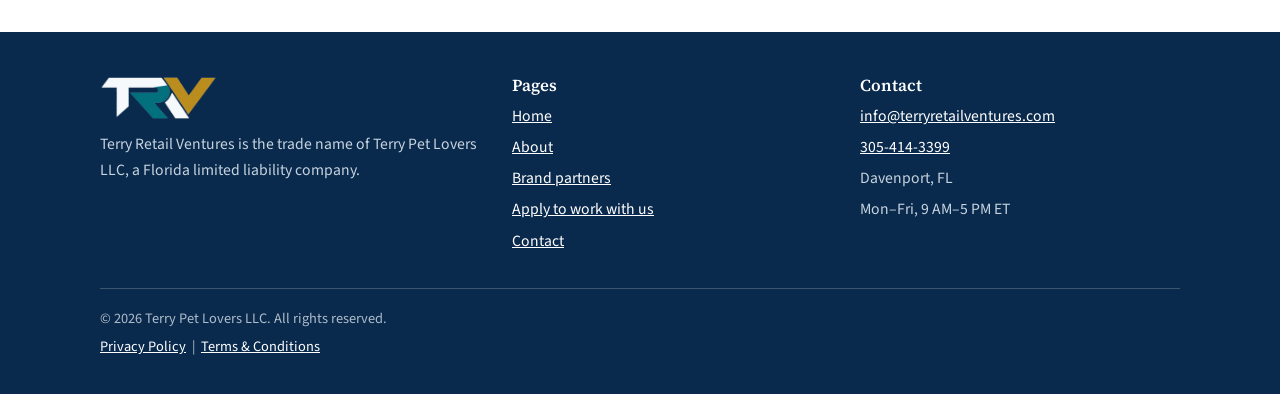
<file: terry-retail-ventures-website_1/privacy-policy.html>
<!doctype html>
<html lang="en">
<head>
<meta charset="utf-8">
<meta name="robots" content="noindex, follow">
<meta name="viewport" content="width=device-width, initial-scale=1">
<title>Privacy Policy | Terry Retail Ventures</title>
<meta name="description" content="Privacy Policy">
<meta name="theme-color" content="#0A2A4D">
<meta property="og:title" content="Privacy Policy | Terry Retail Ventures">
<meta property="og:description" content="Privacy Policy">
<meta property="og:image" content="https://terryretailventures.com/assets/images/og-2026.jpg">
<meta property="og:type" content="website">
<link rel="icon" href="assets/images/favicon.ico" sizes="any">
<link rel="icon" type="image/png" sizes="32x32" href="assets/images/favicon-32.png">
<link rel="apple-touch-icon" href="assets/images/favicon-180.png">
<link rel="preconnect" href="https://fonts.googleapis.com">
<link rel="preconnect" href="https://fonts.gstatic.com" crossorigin>
<link href="https://fonts.googleapis.com/css2?family=Source+Sans+3:wght@400;600;700&family=Source+Serif+4:wght@600&display=swap" rel="stylesheet">
<link rel="stylesheet" href="assets/css/trv-2026.css">
</head>
<body>
<a class="skip" href="#main">Skip to content</a>
<header class="site-head"><div class="wrap head-row">
<a class="brand" href="index.html" aria-label="Terry Retail Ventures, home"><img src="assets/images/trv-logo-2026.png" alt="Terry Retail Ventures" width="116" height="42"></a>
<nav class="nav" aria-label="Main"><a href="index.html">Home</a><a href="about.html">About</a><a href="brand-partners.html">Brand partners</a><a href="contact.html">Contact</a></nav>
<a class="btn small" href="apply.html">Apply to work with us</a>
</div></header>
<main id="main">

<section><div class="wrap legal-page"><h1>Privacy Policy</h1>

<p><i>Effective October 30, 2026</i></p>
<p>This policy explains what information Terry Pet Lovers LLC, doing business as Terry Retail Ventures ("we", "us"), a Florida limited liability company based in Davenport, Florida, collects through terryretailventures.com and how we use it.</p>
<h2>What we collect</h2>
<p>We collect only what you send us through the contact or application forms or by email or phone: your name, company, work email, phone number, website, and the message or product details you include. We do not sell products on this site, and we do not collect payment card information here.</p>
<h2>How we use it</h2>
<p>We use your information to read and answer your message, to evaluate a possible supplier or brand relationship, and to keep a record of our business correspondence. We do not sell your information and we do not use it for advertising.</p>
<h2>Who processes it</h2>
<p>Form submissions are delivered to us by Web3Forms, a form service that passes your message to our email inbox. Our email is hosted by Google. The site is delivered through Cloudflare, and its fonts are loaded from Google Fonts, so those providers may see technical data such as your IP address when you visit. We share information only with providers that help us run the site and with anyone the law requires us to.</p>
<h2>Cookies</h2>
<p>We do not set advertising or tracking cookies on this site.</p>
<h2>How long we keep it</h2>
<p>We keep correspondence for as long as it is useful for our business or required for our records, then delete it.</p>
<h2>Your choices</h2>
<p>You can ask us to correct or delete the information you sent us by emailing <a href="mailto:info@terryretailventures.com">info@terryretailventures.com</a>.</p>
<h2>Children</h2>
<p>This site is for businesses and is not directed to children under 13.</p>
<h2>Changes</h2>
<p>We may update this policy. The effective date above shows the latest version.</p>
<h2>Contact</h2>
<p>Terry Pet Lovers LLC, dba Terry Retail Ventures, Davenport, FL. Email: <a href="mailto:info@terryretailventures.com">info@terryretailventures.com</a>.</p>
</div></section>
</main>
<footer class="site-foot"><div class="wrap">
<div class="foot-grid">
<div><img src="assets/images/trv-logo-reversed-2026.png" alt="Terry Retail Ventures" width="116" height="44">
<p>Terry Retail Ventures is the trade name of Terry Pet Lovers LLC, a Florida limited liability company.</p></div>
<div><h3>Pages</h3><ul>
<li><a href="index.html">Home</a></li><li><a href="about.html">About</a></li><li><a href="brand-partners.html">Brand partners</a></li><li><a href="apply.html">Apply to work with us</a></li><li><a href="contact.html">Contact</a></li></ul></div>
<div><h3>Contact</h3><ul>
<li><a href="mailto:info@terryretailventures.com">info@terryretailventures.com</a></li>
<li><a href="tel:+13054143399">305-414-3399</a></li>
<li>Davenport, FL</li>
<li>Mon–Fri, 9 AM–5 PM ET</li></ul></div>
</div>
<div class="legal"><p>&copy; 2026 Terry Pet Lovers LLC. All rights reserved.</p>
<p><a href="privacy-policy.html">Privacy Policy</a> &nbsp;|&nbsp; <a href="terms-and-conditions.html">Terms &amp; Conditions</a></p></div>
</div></footer>
</body></html>
</file>
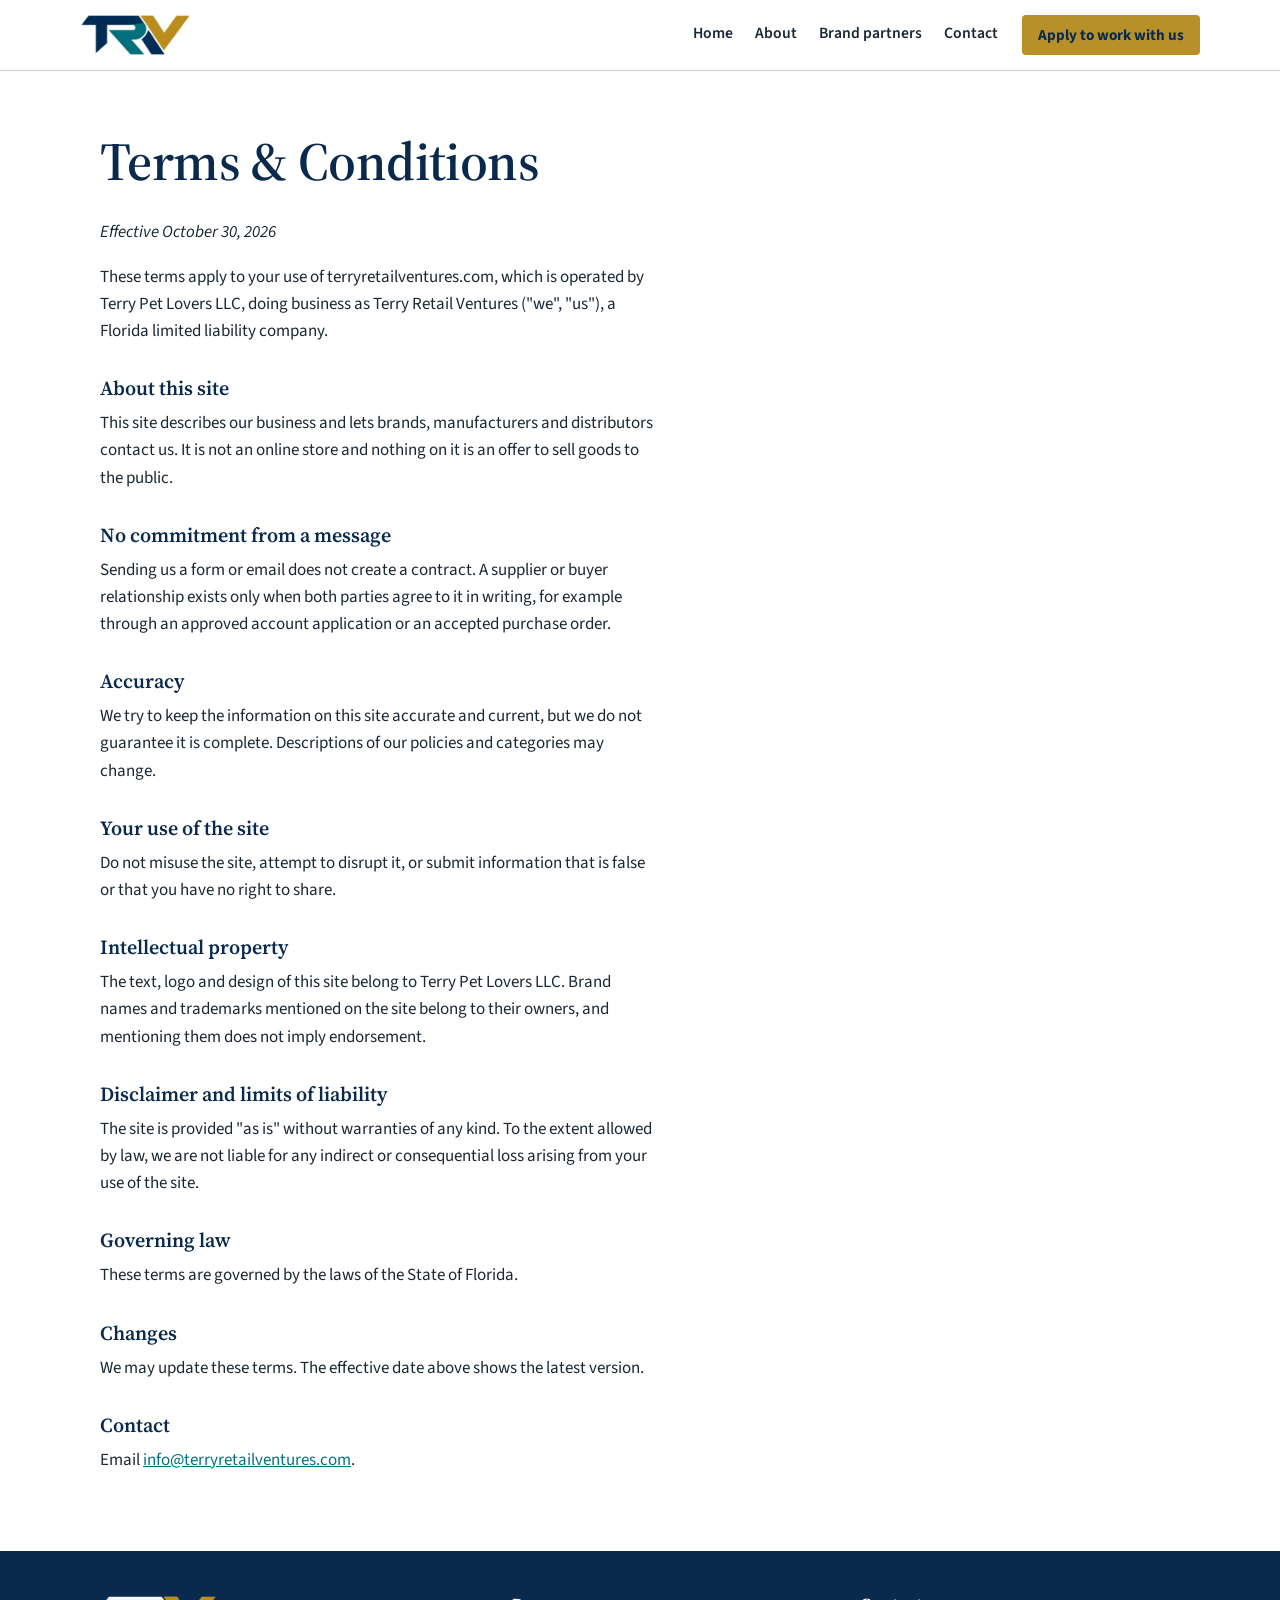
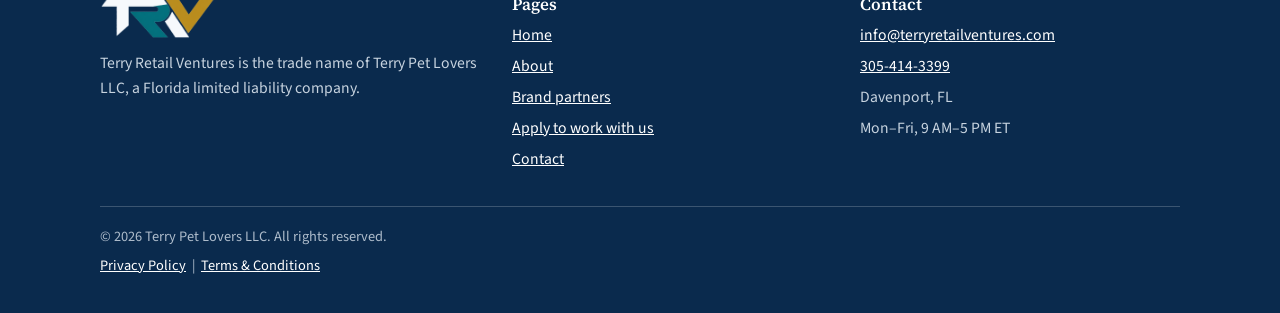
<file: terry-retail-ventures-website_1/terms-and-conditions.html>
<!doctype html>
<html lang="en">
<head>
<meta charset="utf-8">
<meta name="robots" content="noindex, follow">
<meta name="viewport" content="width=device-width, initial-scale=1">
<title>Terms & Conditions | Terry Retail Ventures</title>
<meta name="description" content="Terms & Conditions">
<meta name="theme-color" content="#0A2A4D">
<meta property="og:title" content="Terms & Conditions | Terry Retail Ventures">
<meta property="og:description" content="Terms & Conditions">
<meta property="og:image" content="https://terryretailventures.com/assets/images/og-2026.jpg">
<meta property="og:type" content="website">
<link rel="icon" href="assets/images/favicon.ico" sizes="any">
<link rel="icon" type="image/png" sizes="32x32" href="assets/images/favicon-32.png">
<link rel="apple-touch-icon" href="assets/images/favicon-180.png">
<link rel="preconnect" href="https://fonts.googleapis.com">
<link rel="preconnect" href="https://fonts.gstatic.com" crossorigin>
<link href="https://fonts.googleapis.com/css2?family=Source+Sans+3:wght@400;600;700&family=Source+Serif+4:wght@600&display=swap" rel="stylesheet">
<link rel="stylesheet" href="assets/css/trv-2026.css">
</head>
<body>
<a class="skip" href="#main">Skip to content</a>
<header class="site-head"><div class="wrap head-row">
<a class="brand" href="index.html" aria-label="Terry Retail Ventures, home"><img src="assets/images/trv-logo-2026.png" alt="Terry Retail Ventures" width="116" height="42"></a>
<nav class="nav" aria-label="Main"><a href="index.html">Home</a><a href="about.html">About</a><a href="brand-partners.html">Brand partners</a><a href="contact.html">Contact</a></nav>
<a class="btn small" href="apply.html">Apply to work with us</a>
</div></header>
<main id="main">

<section><div class="wrap legal-page"><h1>Terms & Conditions</h1>

<p><i>Effective October 30, 2026</i></p>
<p>These terms apply to your use of terryretailventures.com, which is operated by Terry Pet Lovers LLC, doing business as Terry Retail Ventures ("we", "us"), a Florida limited liability company.</p>
<h2>About this site</h2>
<p>This site describes our business and lets brands, manufacturers and distributors contact us. It is not an online store and nothing on it is an offer to sell goods to the public.</p>
<h2>No commitment from a message</h2>
<p>Sending us a form or email does not create a contract. A supplier or buyer relationship exists only when both parties agree to it in writing, for example through an approved account application or an accepted purchase order.</p>
<h2>Accuracy</h2>
<p>We try to keep the information on this site accurate and current, but we do not guarantee it is complete. Descriptions of our policies and categories may change.</p>
<h2>Your use of the site</h2>
<p>Do not misuse the site, attempt to disrupt it, or submit information that is false or that you have no right to share.</p>
<h2>Intellectual property</h2>
<p>The text, logo and design of this site belong to Terry Pet Lovers LLC. Brand names and trademarks mentioned on the site belong to their owners, and mentioning them does not imply endorsement.</p>
<h2>Disclaimer and limits of liability</h2>
<p>The site is provided "as is" without warranties of any kind. To the extent allowed by law, we are not liable for any indirect or consequential loss arising from your use of the site.</p>
<h2>Governing law</h2>
<p>These terms are governed by the laws of the State of Florida.</p>
<h2>Changes</h2>
<p>We may update these terms. The effective date above shows the latest version.</p>
<h2>Contact</h2>
<p>Email <a href="mailto:info@terryretailventures.com">info@terryretailventures.com</a>.</p>
</div></section>
</main>
<footer class="site-foot"><div class="wrap">
<div class="foot-grid">
<div><img src="assets/images/trv-logo-reversed-2026.png" alt="Terry Retail Ventures" width="116" height="44">
<p>Terry Retail Ventures is the trade name of Terry Pet Lovers LLC, a Florida limited liability company.</p></div>
<div><h3>Pages</h3><ul>
<li><a href="index.html">Home</a></li><li><a href="about.html">About</a></li><li><a href="brand-partners.html">Brand partners</a></li><li><a href="apply.html">Apply to work with us</a></li><li><a href="contact.html">Contact</a></li></ul></div>
<div><h3>Contact</h3><ul>
<li><a href="mailto:info@terryretailventures.com">info@terryretailventures.com</a></li>
<li><a href="tel:+13054143399">305-414-3399</a></li>
<li>Davenport, FL</li>
<li>Mon–Fri, 9 AM–5 PM ET</li></ul></div>
</div>
<div class="legal"><p>&copy; 2026 Terry Pet Lovers LLC. All rights reserved.</p>
<p><a href="privacy-policy.html">Privacy Policy</a> &nbsp;|&nbsp; <a href="terms-and-conditions.html">Terms &amp; Conditions</a></p></div>
</div></footer>
</body></html>
</file>
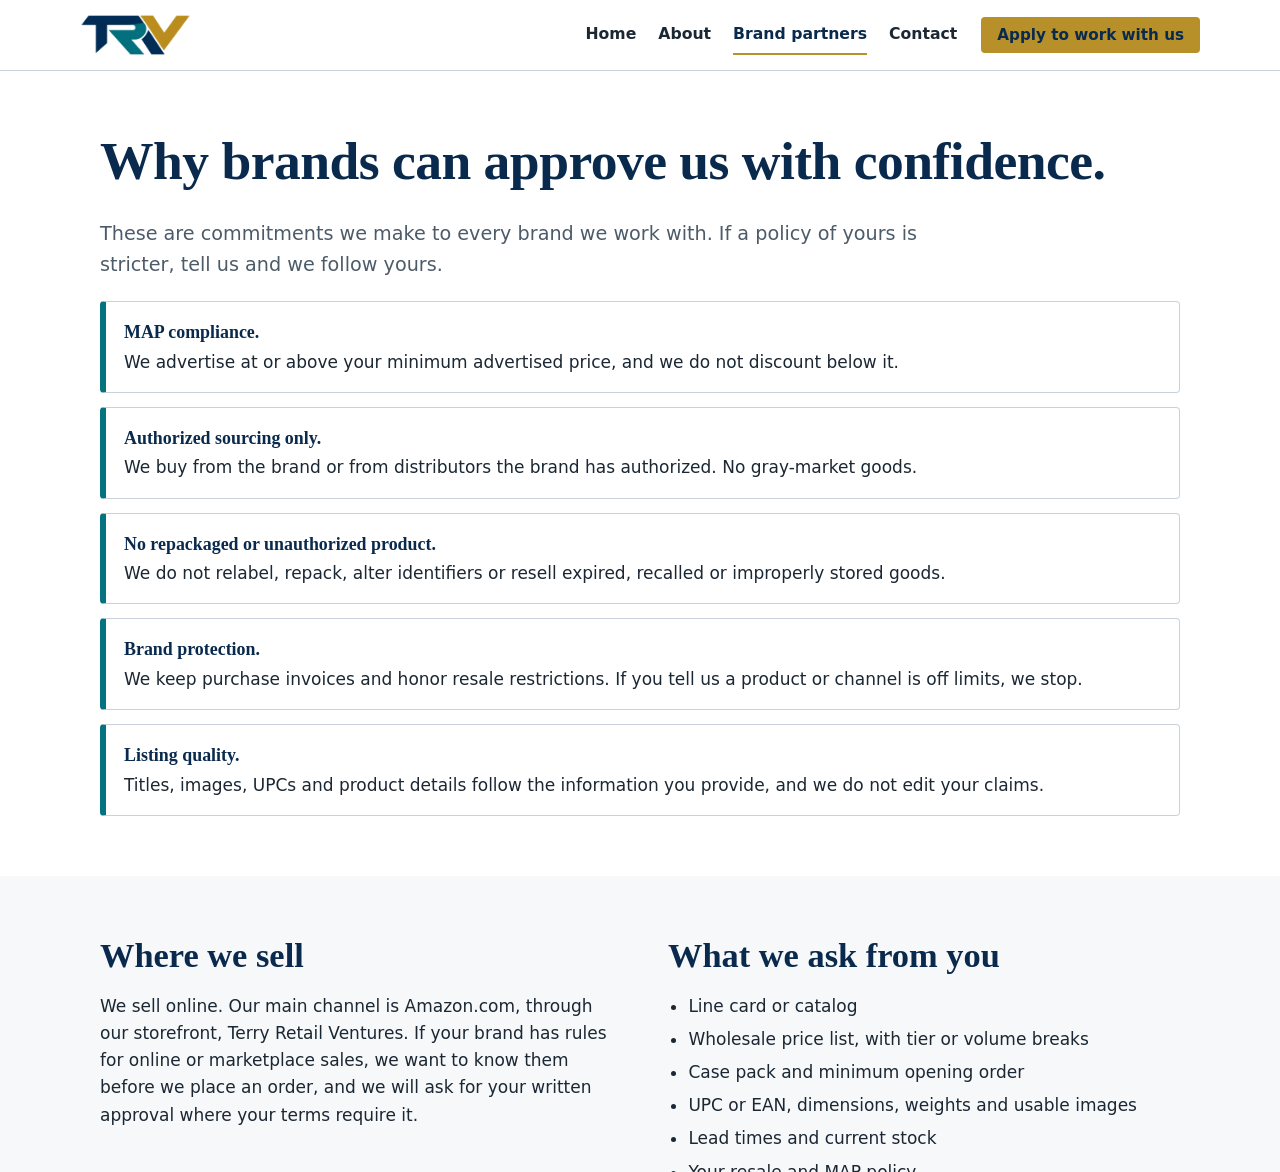
<file: terry-retail-ventures-website_1/vendor-partnerships.html>
<!doctype html><html lang="en"><head><meta charset="utf-8"><meta name="viewport" content="width=device-width, initial-scale=1"><meta name="robots" content="noindex"><meta http-equiv="refresh" content="0; url=brand-partners.html"><title>Moved | Terry Retail Ventures</title></head><body style="font-family:sans-serif;padding:24px"><p>This page moved. <a href="brand-partners.html">Go to Brand partners</a>.</p></body></html>
</file>
<file: terry-retail-ventures-website_1/assets/css/trv-2026.css>
:root{
  --navy:#0A2A4D; --navy-2:#123A64; --teal:#04727F; --gold:#B8902A; --gold-hi:#C9A23F;
  --paper:#F6F8FA; --white:#FFFFFF; --ink:#1B2733; --muted:#4D5B69; --line:#C9D2DB;
  --serif:'Source Serif 4',Georgia,'Times New Roman',serif;
  --sans:'Source Sans 3',system-ui,-apple-system,'Segoe UI',Roboto,Arial,sans-serif;
}
*{box-sizing:border-box}
html{-webkit-text-size-adjust:100%}
body{margin:0;background:var(--white);color:var(--ink);font:400 1.0625rem/1.6 var(--sans)}
img{max-width:100%;height:auto;display:block}
a{color:var(--teal)}
a:hover{color:var(--navy)}
:focus-visible{outline:3px solid var(--gold);outline-offset:3px;border-radius:2px}
.wrap{width:100%;max-width:1120px;margin:0 auto;padding:0 20px}
h1,h2,h3{font-family:var(--serif);color:var(--navy);margin:0 0 .5em;line-height:1.15;font-weight:600}
h1{font-size:clamp(2.1rem,5.4vw,3.35rem);letter-spacing:-.01em}
h2{font-size:clamp(1.6rem,3.6vw,2.15rem)}
h3{font-size:1.25rem}
p{margin:0 0 1em;max-width:68ch}
.skip{position:absolute;left:-999px;top:0;background:var(--gold);color:var(--navy);padding:10px 14px;z-index:10}
.skip:focus{left:10px;top:10px}

/* header */
.site-head{background:var(--white);border-bottom:1px solid var(--line)}
.head-row{display:flex;flex-wrap:wrap;align-items:center;justify-content:space-between;gap:10px 24px;padding:14px 0}
.brand img{height:42px;width:auto}
.nav{display:flex;flex-wrap:wrap;gap:4px 22px;order:3;width:100%}
.nav a{color:var(--ink);text-decoration:none;font-weight:600;font-size:.98rem;padding:6px 0;border-bottom:2px solid transparent}
.nav a:hover{border-color:var(--line)}
.nav a[aria-current=page]{border-color:var(--gold);color:var(--navy)}
.btn{display:inline-block;background:var(--gold);color:var(--navy);font-weight:700;text-decoration:none;padding:12px 22px;border-radius:4px;border:0;font:700 1rem var(--sans);cursor:pointer}
.btn:hover{background:var(--gold-hi);color:var(--navy)}
.btn.small{padding:9px 16px;font-size:.95rem}
.btn.ghost{background:transparent;color:var(--white);border:1.5px solid rgba(255,255,255,.55)}
.btn.ghost:hover{background:rgba(255,255,255,.1);color:var(--white)}
@media(min-width:820px){.nav{order:0;width:auto;margin-left:auto}.head-row{flex-wrap:nowrap}}

/* hero */
.hero{background:var(--navy);color:#E8EEF4;padding:56px 0 64px}
.hero h1{color:var(--white)}
.hero p{color:#D3DDE8}
.hero-grid{display:grid;gap:36px}
.hero-actions{display:flex;flex-wrap:wrap;gap:12px;margin-top:26px}
@media(min-width:900px){.hero-grid{grid-template-columns:1.1fr .9fr;gap:56px;align-items:center}.hero{padding:76px 0 84px}}

/* the account file */
.file{background:var(--white);color:var(--ink);border-radius:6px;border-top:6px solid var(--gold);box-shadow:0 18px 40px rgba(0,0,0,.28);padding:22px 24px 8px}
.file h2{font-size:1.3rem;margin:0 0 2px}
.file .sub{font-size:.95rem;color:var(--muted);margin:0 0 14px}
.file dl{margin:0}
.file .row{display:grid;grid-template-columns:9.5rem 1fr;gap:12px;padding:10px 0;border-top:1px solid var(--line)}
.file dt{font-weight:600;color:var(--muted);font-size:.95rem}
.file dd{margin:0;font-weight:600;color:var(--navy)}
@media(max-width:420px){.file .row{grid-template-columns:1fr;gap:2px}}

/* sections */
section{padding:60px 0}
section.tint{background:var(--paper)}
.lead{font-size:1.2rem;color:var(--muted)}
.two{display:grid;gap:34px}
@media(min-width:820px){.two{grid-template-columns:1fr 1fr;gap:56px}}
.cats{display:grid;gap:18px;margin-top:26px}
@media(min-width:760px){.cats{grid-template-columns:1.3fr 1fr 1fr}}
.cat{border:1px solid var(--line);background:var(--white);padding:22px;border-radius:4px}
.cat.now{border-left:6px solid var(--teal)}
.cat.soon{border-left:6px solid var(--line)}
.cat h3{margin-bottom:.3em}
.tag{display:inline-block;font-size:.85rem;font-weight:700;color:var(--teal);margin-bottom:.4em}
.tag.soon{color:var(--muted)}
.steps{list-style:none;counter-reset:s;margin:26px 0 0;padding:0;display:grid;gap:0;max-width:760px}
.steps li{counter-increment:s;position:relative;padding:0 0 26px 56px;border-left:2px solid var(--line);margin-left:18px}
.steps li:last-child{border-left-color:transparent;padding-bottom:0}
.steps li::before{content:counter(s);position:absolute;left:-19px;top:-2px;width:36px;height:36px;border-radius:50%;background:var(--navy);color:#fff;display:grid;place-items:center;font-weight:700}
.steps strong{display:block;color:var(--navy);font-family:var(--serif);font-size:1.15rem}
.rules{list-style:none;margin:20px 0 0;padding:0;display:grid;gap:14px}
.rules li{padding:16px 18px 16px 18px;border:1px solid var(--line);border-left:6px solid var(--teal);background:var(--white);border-radius:4px}
.rules strong{display:block;color:var(--navy);font-family:var(--serif);font-size:1.12rem;margin-bottom:2px}
.checks{margin:0 0 1em;padding-left:1.2em}
.checks li{margin-bottom:.35em}
.note{background:var(--paper);border-left:6px solid var(--gold);padding:16px 20px;border-radius:0 4px 4px 0}
.note p:last-child{margin:0}

/* about portrait: the black polo fades into the navy panel */
.portrait{background:var(--navy);border-radius:6px;overflow:hidden;position:relative;max-width:420px}
.portrait img{width:100%}
.portrait figcaption{position:absolute;left:0;right:0;bottom:0;padding:28px 18px 14px;background:linear-gradient(to top,rgba(10,42,77,.92),rgba(10,42,77,0));color:#fff;font-weight:600;font-size:1rem}
.portrait figcaption span{display:block;font-weight:400;color:#C7D3DF;font-size:.92rem}

/* forms */
form{display:grid;gap:16px;max-width:640px}
label{font-weight:600;color:var(--navy);display:block;margin-bottom:4px}
.hint{font-weight:400;color:var(--muted);font-size:.92rem}
input,select,textarea{width:100%;font:400 1rem var(--sans);padding:11px 12px;border:1.5px solid #8FA0B0;border-radius:4px;background:#fff;color:var(--ink)}
textarea{min-height:130px;resize:vertical}
fieldset{border:1.5px solid var(--line);border-radius:4px;padding:12px 14px;margin:0}
legend{font-weight:600;color:var(--navy);padding:0 6px}
fieldset label{font-weight:400;color:var(--ink);display:flex;gap:10px;align-items:center;margin:6px 0}
fieldset input{width:auto}
.hp{position:absolute;left:-9999px;height:0;overflow:hidden}
.form-msg{padding:12px 14px;border-radius:4px;display:none}
.form-msg.ok{display:block;background:#E6F4EA;border:1px solid #8CC79B;color:#14532D}
.form-msg.err{display:block;background:#FDECEA;border:1px solid #E3A09A;color:#7A1C14}
.contact-list{list-style:none;padding:0;margin:0 0 1em}
.contact-list li{padding:12px 0;border-top:1px solid var(--line)}
.contact-list li:last-child{border-bottom:1px solid var(--line)}
.contact-list b{display:block;color:var(--muted);font-weight:600;font-size:.95rem}
.contact-list a,.contact-list span{font-size:1.15rem;font-weight:600}

.legal-page p,.legal-page h2{max-width:70ch}.legal-page h2{font-size:1.25rem;margin-top:1.6em}
/* footer */
.site-foot{background:var(--navy);color:#C7D3DF;padding:44px 0 30px;font-size:.98rem}
.site-foot a{color:#fff}
.foot-grid{display:grid;gap:28px}
@media(min-width:760px){.foot-grid{grid-template-columns:1.2fr 1fr 1fr}}
.site-foot img{height:44px;width:auto;margin-bottom:12px}
.site-foot h3{color:#fff;font-size:1.05rem}
.site-foot ul{list-style:none;margin:0;padding:0}
.site-foot li{margin-bottom:6px}
.legal{border-top:1px solid rgba(255,255,255,.2);margin-top:28px;padding-top:18px;font-size:.9rem;color:#AEBCCB}
.legal p{max-width:none;margin:0 0 .4em}
@media (prefers-reduced-motion:no-preference){.btn{transition:background .15s}}
</file>
